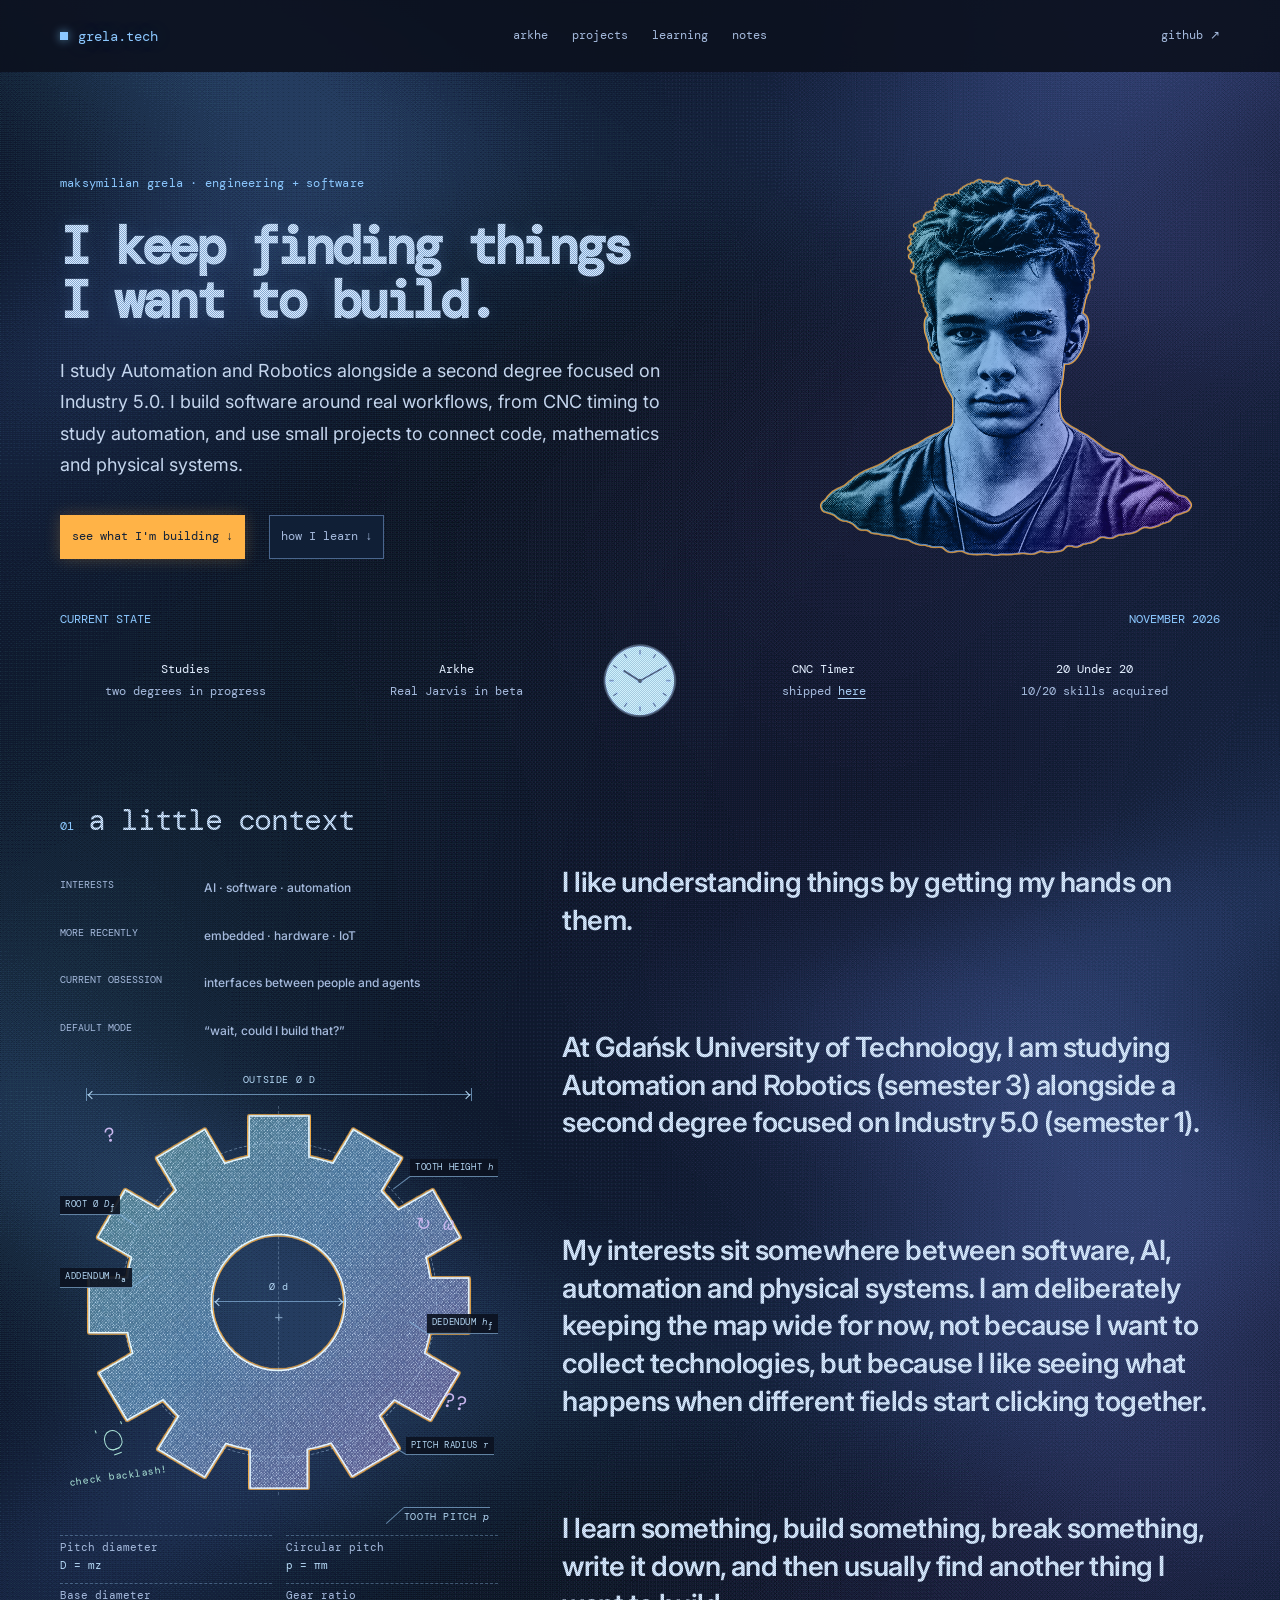
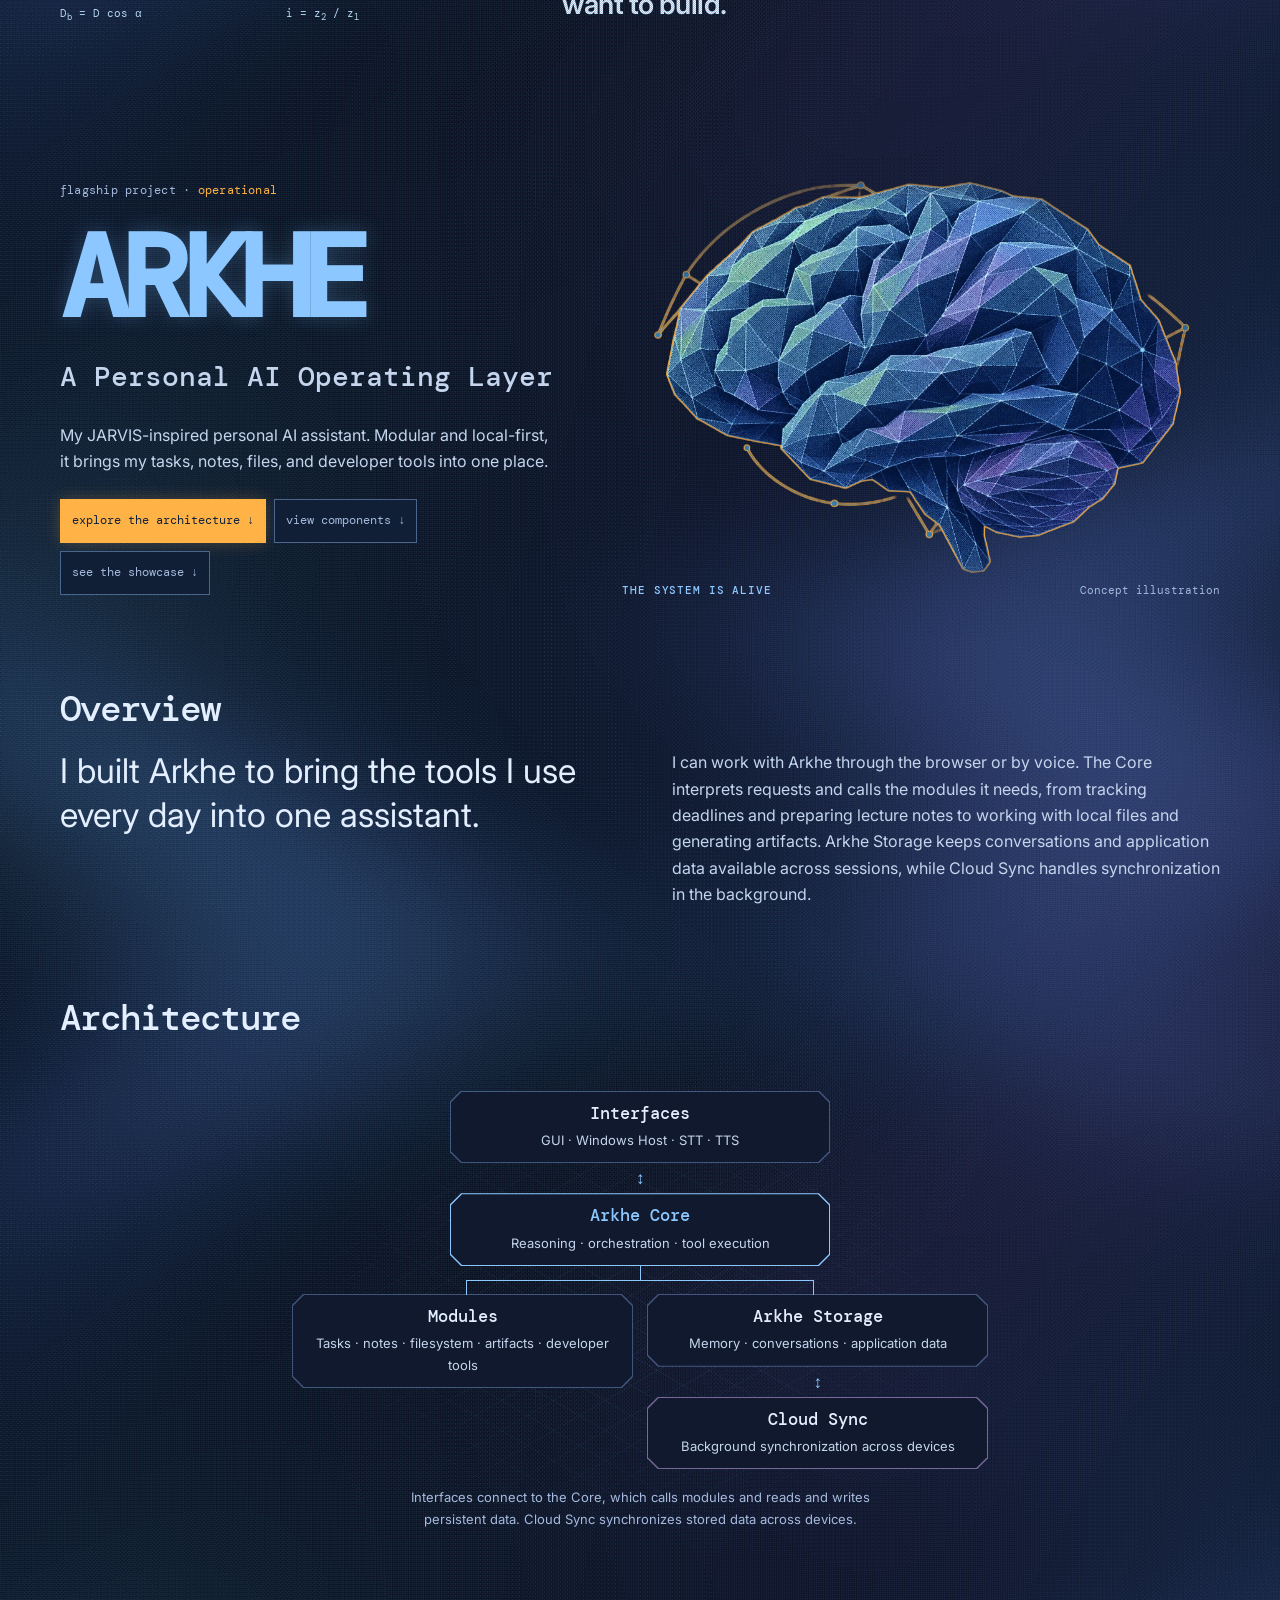
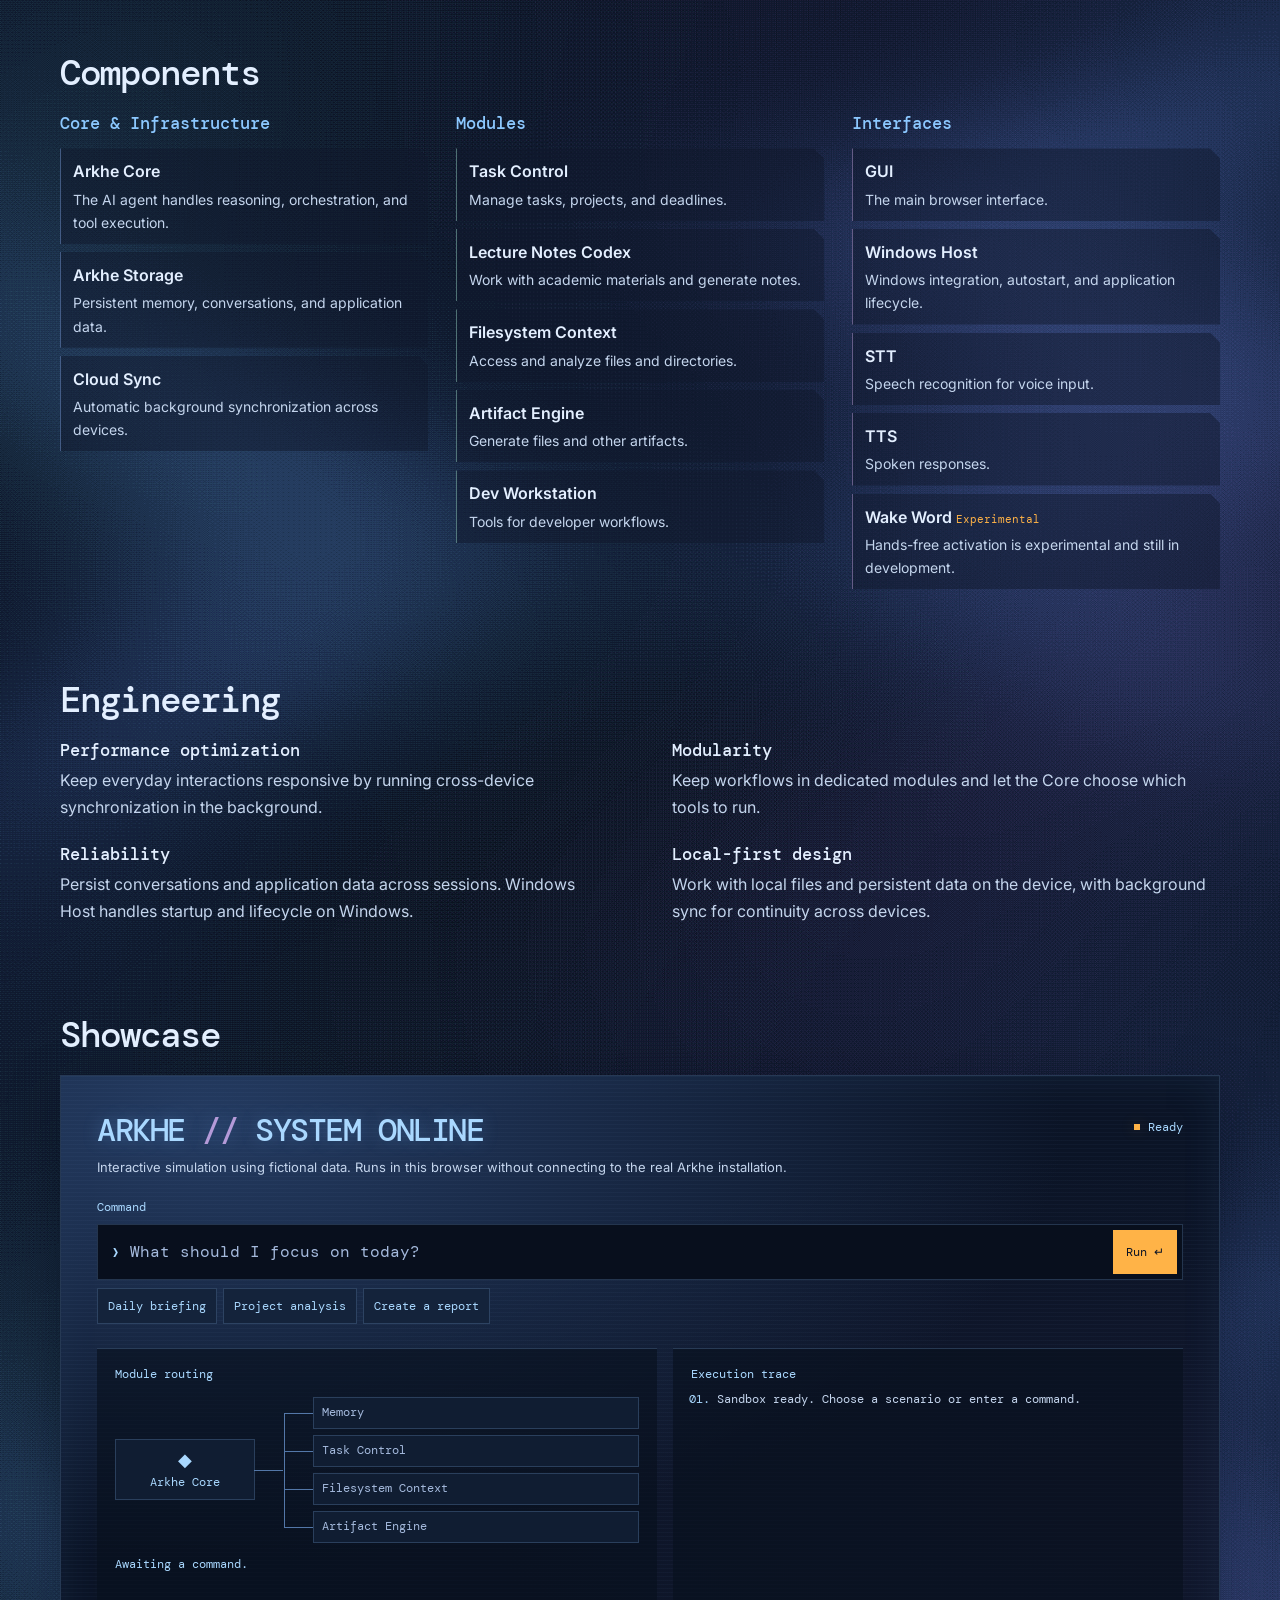
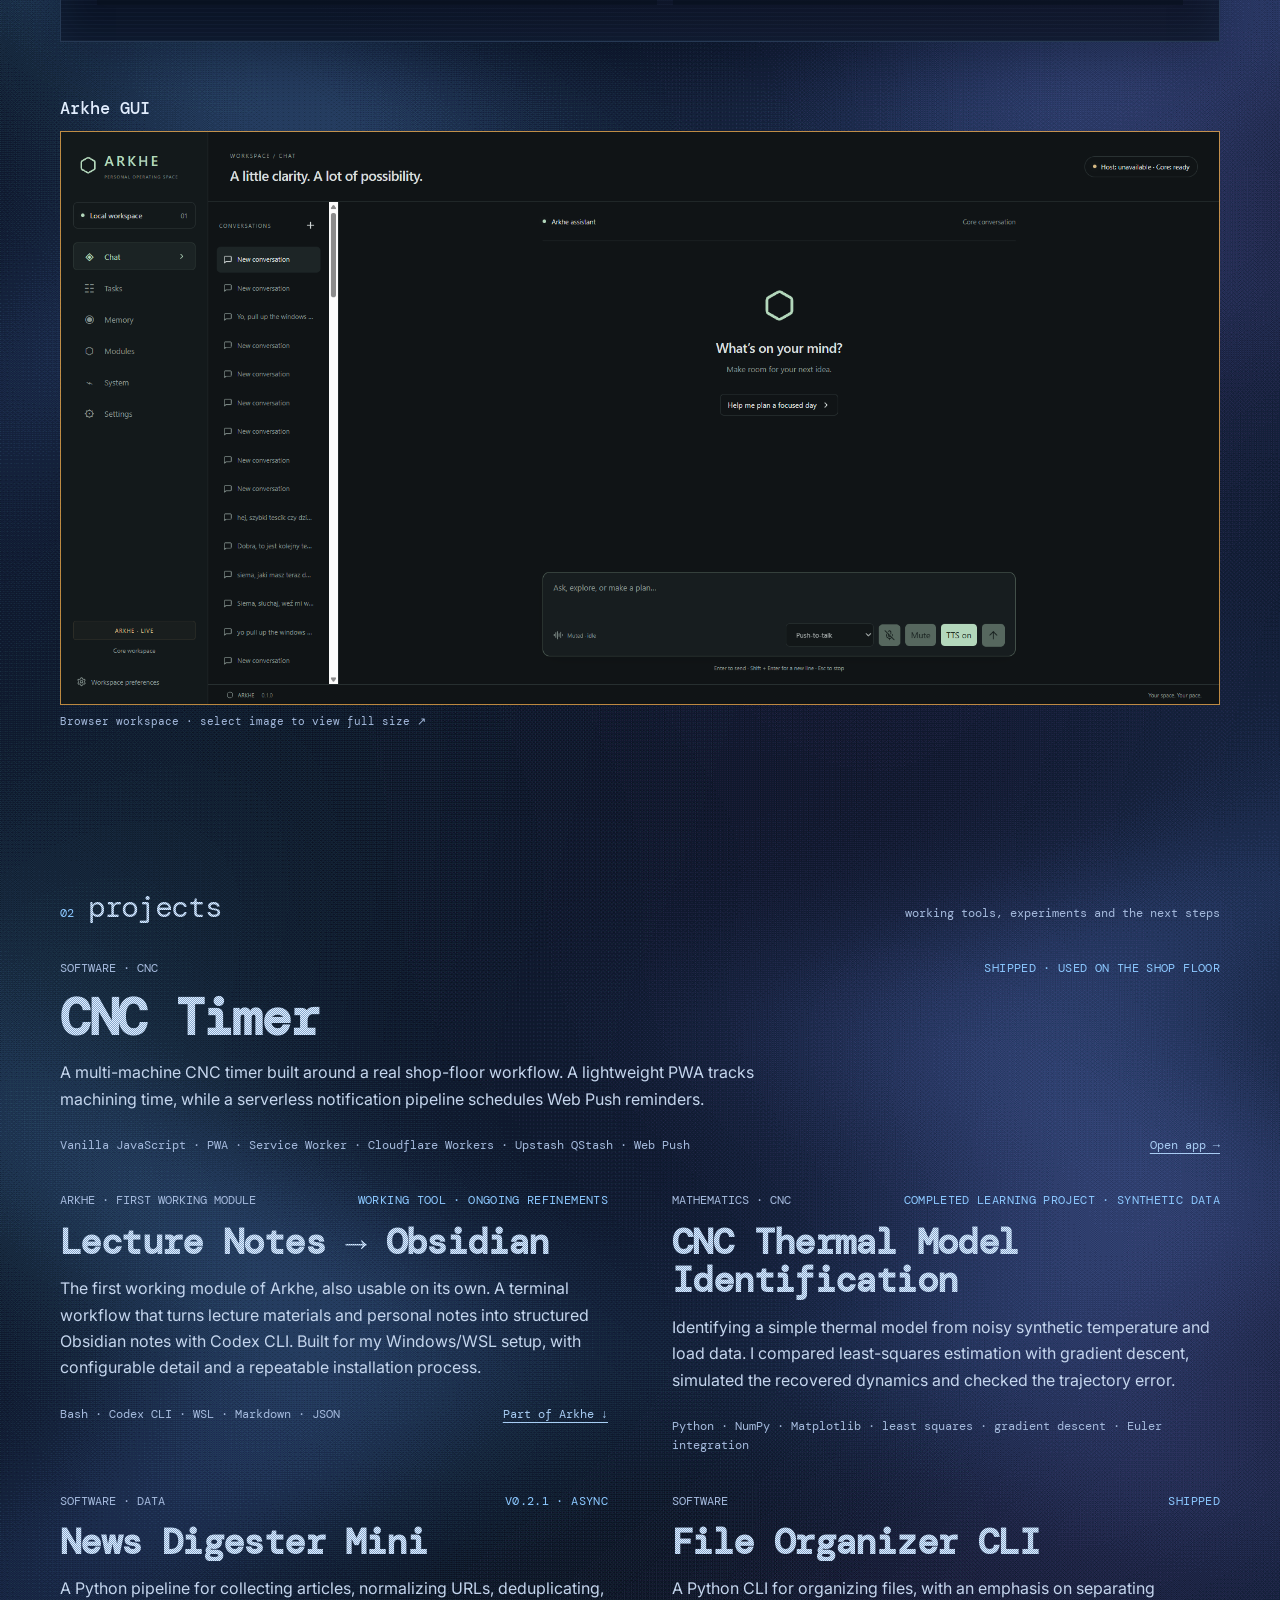
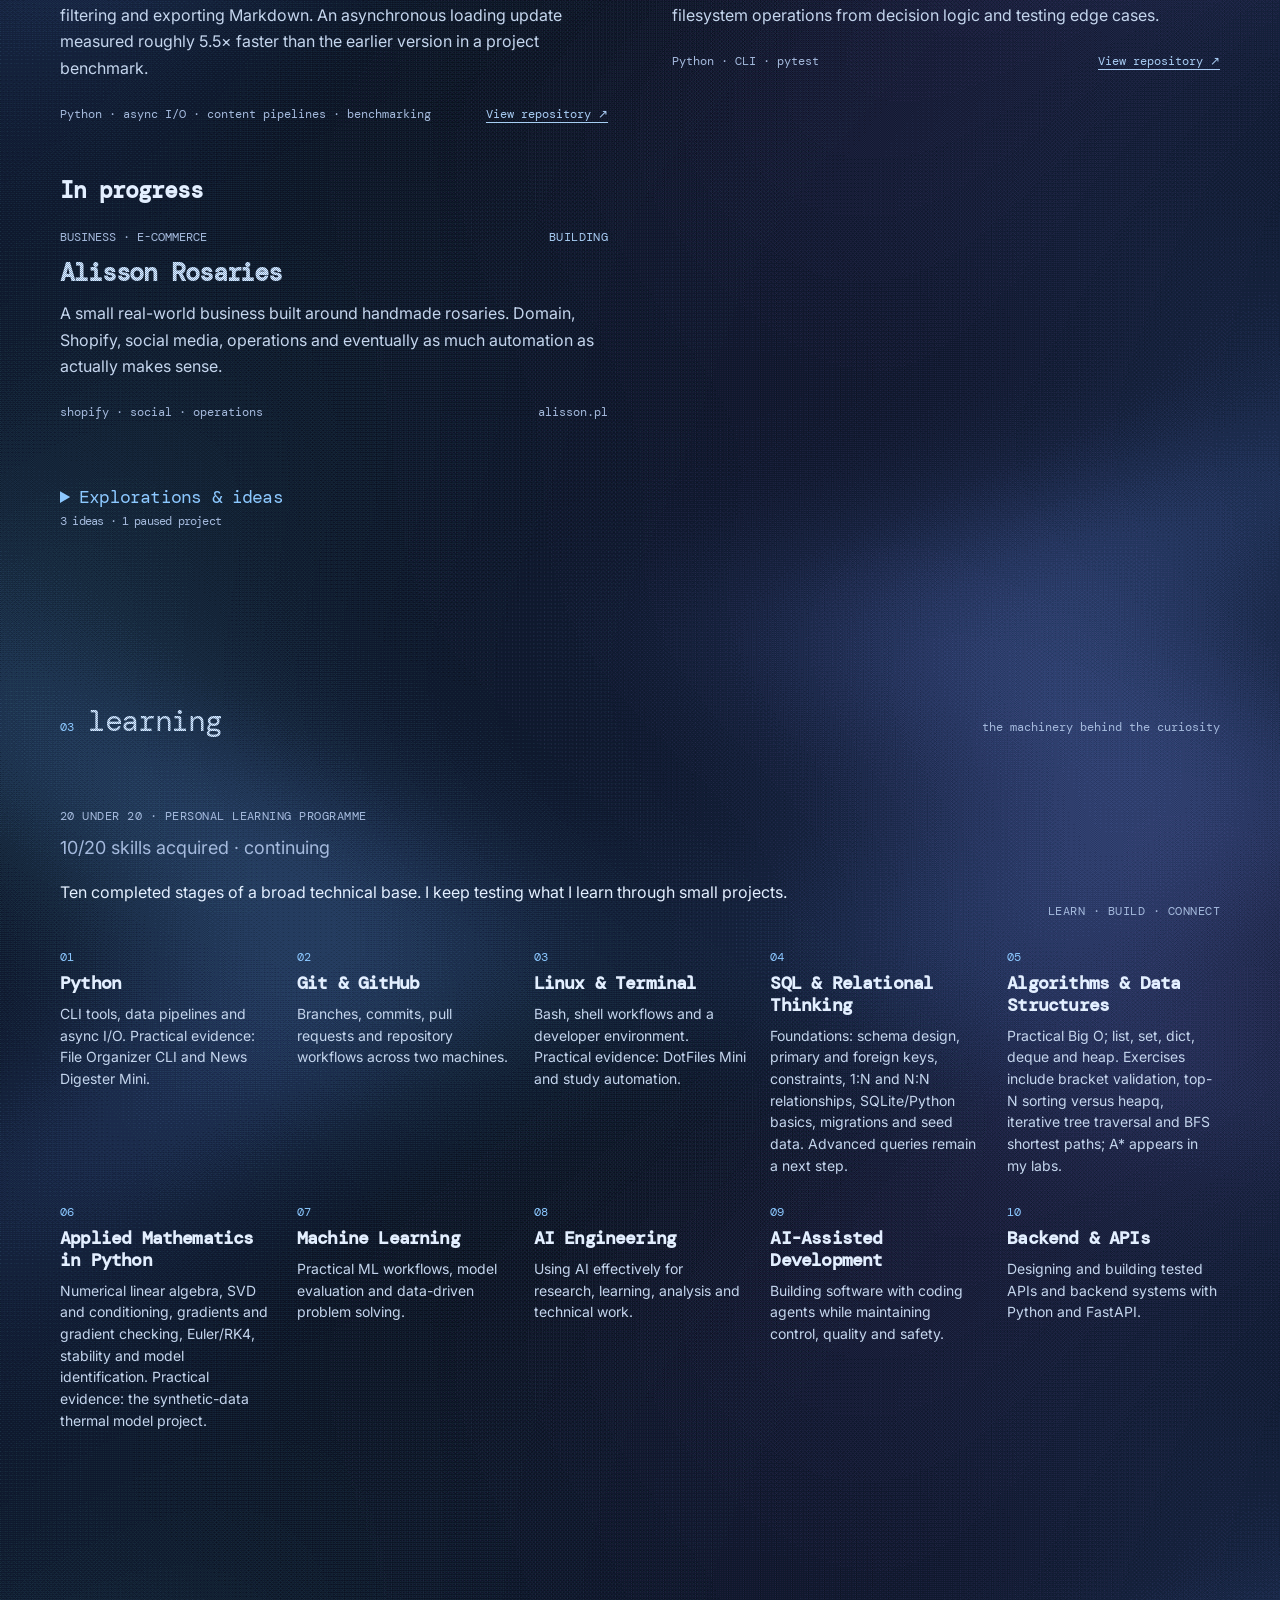
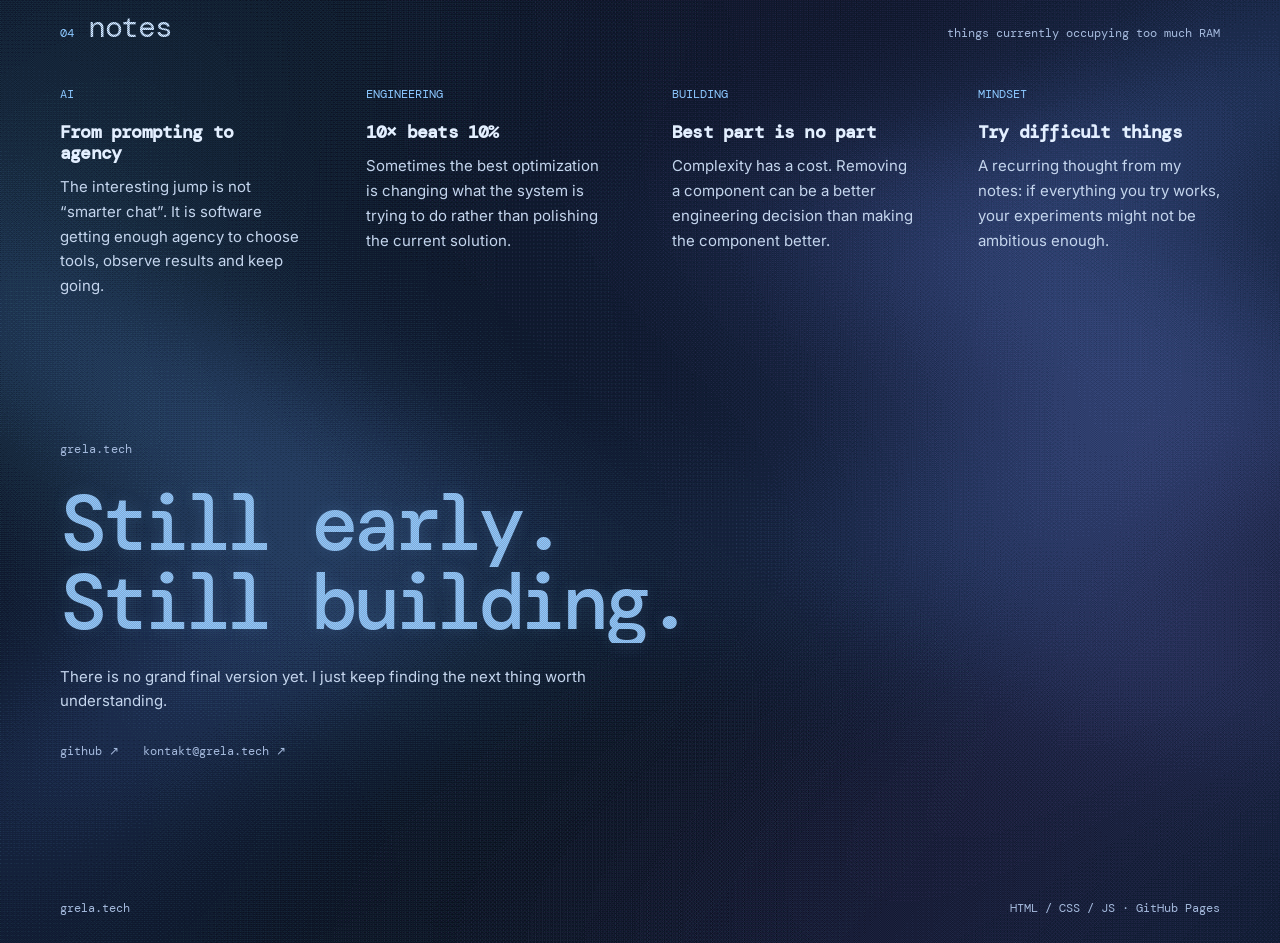
<file: index.html>
<!DOCTYPE html>

<html lang="en">
<head>
<meta charset="utf-8"/>
<meta content="width=device-width, initial-scale=1" name="viewport"/>
<meta content="#0c1220" name="theme-color"/>
<meta content="Maksymilian Grela, engineering student building practical software, CNC workflow tools and study automation, with projects connecting code, mathematics and physical systems." name="description"/>
<title>grela.tech, Maksymilian Grela</title>
<link href="https://fonts.googleapis.com" rel="preconnect"/>
<link crossorigin="" href="https://fonts.gstatic.com" rel="preconnect"/>
<link href="https://fonts.googleapis.com/css2?family=Inter:wght@400;500;600;700&amp;family=DM+Mono:wght@400;500&amp;display=swap" rel="stylesheet"/>
<link href="styles.css?v=amber-outlines" rel="stylesheet">
<link href="arkhe-demo.css?v=signal-amber" rel="stylesheet">
</head>
<body>
<a class="skip-link" href="#top">Skip to content</a>
<header class="site-header">
<div class="shell header-inner">
<a class="wordmark" href="#top">grela.tech</a>
<nav aria-label="Main navigation" class="nav">
<a href="#arkhe">arkhe</a>
<a href="#projects">projects</a>
<a href="#learning">learning</a>
<a href="#notes">notes</a>
</nav>
<a class="header-link" href="https://github.com/Lavosso" rel="noreferrer" target="_blank">github ↗</a>
</div>
</header>
<main id="top">
<section class="hero shell">
<div class="hero-copy">
<p class="eyebrow">Maksymilian Grela · engineering + software</p>
<h1>I keep finding things<br/><span>I want to build.</span></h1>
<p class="hero-text">I study Automation and Robotics alongside a second degree focused on Industry 5.0. I build software around real workflows, from CNC timing to study automation, and use small projects to connect code, mathematics and physical systems.</p>
<div class="hero-links">
<a class="text-link primary" href="#projects">see what I'm building ↓</a>
<a class="text-link" href="#learning">how I learn ↓</a>
</div>
</div>
<figure class="hero-portrait"><img src="portrait-crt-outlined.webp" width="820" height="749" alt="Blue dithered portrait of Maksymilian Grela"/></figure>
<aside aria-label="Current focus" class="hero-note">
<div class="note-head"><span>current state</span><span>November 2026</span></div>
<div class="note-row"><span>Studies</span><b>two degrees in progress</b></div>
<div class="note-row"><span>Arkhe</span><b>Real Jarvis in beta</b></div>
<figure class="state-clock"><img src="clock-crt.webp" width="192" height="192" alt=""/></figure>
<div class="note-row"><span>CNC Timer</span><b>shipped <a href="/cnc-timer/" aria-label="here, open CNC Timer">here</a></b></div>
<div class="note-row"><span>20 Under 20</span><b>10/20 skills acquired</b></div>
</aside>
</section>
<section class="section shell" id="about">
<div class="section-meta"><span>01</span><h2>A little context</h2></div>
<div class="two-col">
<div class="copy large">
<p>I like understanding things by getting my hands on them.</p>
<p>At Gdańsk University of Technology, I am studying Automation and Robotics (semester 3) alongside a second degree focused on Industry 5.0 (semester 1).</p>
<p>My interests sit somewhere between software, AI, automation and physical systems. I am deliberately keeping the map wide for now, not because I want to collect technologies, but because I like seeing what happens when different fields start clicking together.</p>
<p>I learn something, build something, break something, write it down, and then usually find another thing I want to build.</p>
</div>
<div class="context-sidebar">
<div class="side-list">
<div><span>interests</span><strong>AI · software · automation</strong></div>
<div><span>more recently</span><strong>embedded · hardware · IoT</strong></div>
<div><span>current obsession</span><strong>interfaces between people and agents</strong></div>
<div><span>default mode</span><strong>“wait, could I build that?”</strong></div>
</div>
<figure class="context-gear" aria-label="Gearwheel diagram with diameter, tooth pitch, tooth height, and gear formulas">
<div class="gear-diagram">
<div class="gear-art"><img src="gearwheel-crt.webp" width="720" height="720" alt="" loading="lazy"/></div>
<div class="gear-dimensions" aria-hidden="true">
<span class="gear-diameter gear-outside"><span>OUTSIDE &Oslash; D</span></span>
<span class="gear-centerline"></span>
<span class="gear-diameter gear-bore"><span>&Oslash; d</span></span>
<span class="gear-pitch">TOOTH PITCH <i>p</i></span>
<span class="gear-pitch-circle"></span>
<span class="gear-callout gear-root">ROOT &Oslash; <i>D</i><sub>f</sub></span>
<span class="gear-callout gear-height">TOOTH HEIGHT <i>h</i></span>
<span class="gear-callout gear-pitch-radius">PITCH RADIUS <i>r</i></span>
<span class="gear-question gear-question-top">?</span>
<span class="gear-question gear-question-bottom">??</span>
<span class="gear-bulb"></span>
<span class="gear-callout gear-addendum">ADDENDUM <i>h</i><sub>a</sub></span>
<span class="gear-callout gear-dedendum">DEDENDUM <i>h</i><sub>f</sub></span>
<span class="gear-rotation">↻ <i>ω</i></span>
<span class="gear-axis">+</span>
<span class="gear-margin-note">check backlash!</span>
</div>
</div>
<figcaption class="gear-formulas" aria-label="Spur gear formulas">
<span><b>Pitch diameter</b><i>D = mz</i></span>
<span><b>Circular pitch</b><i>p = πm</i></span>
<span><b>Base diameter</b><i>D<sub>b</sub> = D cos α</i></span>
<span><b>Gear ratio</b><i>i = z<sub>2</sub> / z<sub>1</sub></i></span>
</figcaption>
</figure>
</div>
</div>
</section>
<section class="section shell arkhe-segment" id="arkhe" aria-labelledby="micro-jarvis">
  <div class="arkhe-feature">
    <div class="arkhe-feature-copy">
      <p class="eyebrow">Flagship project · <span class="arkhe-operational">operational</span></p>
      <h2 id="micro-jarvis">ARKHE</h2>
      <p class="arkhe-feature-lead">A Personal AI Operating Layer</p>
      <p>My JARVIS-inspired personal AI assistant. Modular and local-first, it brings my tasks, notes, files, and developer tools into one place.</p>
      <div class="arkhe-jump">
        <a class="text-link primary" href="#arkhe-architecture">explore the architecture ↓</a>
        <a class="text-link" href="#arkhe-components">view components ↓</a>
        <a class="text-link" href="#arkhe-showcase">see the showcase ↓</a>
      </div>
    </div>
    <figure class="arkhe-feature-art">
      <img src="arkhe-brain.webp" width="960" height="640" alt="Low-poly brain with blue, seafoam, and violet dithered facets and thin circuit-like connections." loading="lazy"/>
      <figcaption><strong>THE SYSTEM IS ALIVE</strong><span>Concept illustration</span></figcaption>
    </figure>
  </div>

  <section class="arkhe-subsection" id="arkhe-overview">
      <div class="arkhe-subhead"><h3>Overview</h3></div>
      <div class="arkhe-overview">
        <p class="arkhe-lead">I built Arkhe to bring the tools I use every day into one assistant.</p>
        <p>I can work with Arkhe through the browser or by voice. The Core interprets requests and calls the modules it needs, from tracking deadlines and preparing lecture notes to working with local files and generating artifacts. Arkhe Storage keeps conversations and application data available across sessions, while Cloud Sync handles synchronization in the background.</p>
      </div>
  </section>

  <section class="arkhe-subsection" id="arkhe-architecture">
      <div class="arkhe-subhead"><h3>Architecture</h3></div>
      <figure class="arkhe-flow">
        <div class="arkhe-node arkhe-inputs">
          <h4>Interfaces</h4>
          <p>GUI · Windows Host · STT · TTS</p>
        </div>
        <div class="arkhe-connector" aria-hidden="true">↕</div>
        <div class="arkhe-node arkhe-core">
          <h4>Arkhe Core</h4>
          <p>Reasoning · orchestration · tool execution</p>
        </div>
        <div class="arkhe-branches">
          <div class="arkhe-branch">
            <div class="arkhe-node">
              <h4>Modules</h4>
              <p>Tasks · notes · filesystem · artifacts · developer tools</p>
            </div>
          </div>
          <div class="arkhe-branch">
            <div class="arkhe-node">
              <h4>Arkhe Storage</h4>
              <p>Memory · conversations · application data</p>
            </div>
            <div class="arkhe-connector" aria-hidden="true">↕</div>
            <div class="arkhe-node">
              <h4>Cloud Sync</h4>
              <p>Background synchronization across devices</p>
            </div>
          </div>
        </div>
        <figcaption>Interfaces connect to the Core, which calls modules and reads and writes persistent data. Cloud Sync synchronizes stored data across devices.</figcaption>
      </figure>
  </section>

  <section class="arkhe-subsection" id="arkhe-components">
      <div class="arkhe-subhead"><h3>Components</h3></div>
      <div class="arkhe-groups">
      <section aria-labelledby="infrastructure-title">
          <h4 id="infrastructure-title">Core &amp; Infrastructure</h4>
          <dl>
            <div><dt>Arkhe Core</dt><dd>The AI agent handles reasoning, orchestration, and tool execution.</dd></div>
            <div><dt>Arkhe Storage</dt><dd>Persistent memory, conversations, and application data.</dd></div>
            <div><dt>Cloud Sync</dt><dd>Automatic background synchronization across devices.</dd></div>
          </dl>
      </section>
      <section aria-labelledby="modules-title">
          <h4 id="modules-title">Modules</h4>
          <dl>
            <div><dt>Task Control</dt><dd>Manage tasks, projects, and deadlines.</dd></div>
            <div><dt>Lecture Notes Codex</dt><dd>Work with academic materials and generate notes.</dd></div>
            <div><dt>Filesystem Context</dt><dd>Access and analyze files and directories.</dd></div>
            <div><dt>Artifact Engine</dt><dd>Generate files and other artifacts.</dd></div>
            <div><dt>Dev Workstation</dt><dd>Tools for developer workflows.</dd></div>
          </dl>
      </section>
      <section aria-labelledby="interfaces-title">
          <h4 id="interfaces-title">Interfaces</h4>
          <dl>
            <div><dt>GUI</dt><dd>The main browser interface.</dd></div>
            <div><dt>Windows Host</dt><dd>Windows integration, autostart, and application lifecycle.</dd></div>
            <div><dt>STT</dt><dd>Speech recognition for voice input.</dd></div>
            <div><dt>TTS</dt><dd>Spoken responses.</dd></div>
            <div><dt>Wake Word <span class="arkhe-experimental">Experimental</span></dt><dd>Hands-free activation is experimental and still in development.</dd></div>
          </dl>
      </section>
      </div>
  </section>

  <section class="arkhe-subsection" id="arkhe-engineering">
      <div class="arkhe-subhead"><h3>Engineering</h3></div>
      <div class="arkhe-engineering">
        <article><h4>Performance optimization</h4><p>Keep everyday interactions responsive by running cross-device synchronization in the background.</p></article>
        <article><h4>Modularity</h4><p>Keep workflows in dedicated modules and let the Core choose which tools to run.</p></article>
        <article><h4>Reliability</h4><p>Persist conversations and application data across sessions. Windows Host handles startup and lifecycle on Windows.</p></article>
        <article><h4>Local-first design</h4><p>Work with local files and persistent data on the device, with background sync for continuity across devices.</p></article>
      </div>
  </section>

  <section class="arkhe-subsection" id="arkhe-showcase">
      <div class="arkhe-subhead"><h3>Showcase</h3></div>
      <div class="arkhe-demo" id="arkhe-demo" aria-labelledby="arkhe-demo-title">
        <header class="arkhe-demo-header">
          <div>
            <h4 id="arkhe-demo-title">ARKHE <span>//</span> SYSTEM ONLINE</h4>
            <p id="arkhe-demo-scope">Interactive simulation using fictional data. Runs in this browser without connecting to the real Arkhe installation.</p>
          </div>
          <div class="arkhe-demo-status" role="status" data-status>Ready</div>
        </header>

        <noscript><p class="arkhe-demo-nojs">JavaScript is required to run the simulation. The real GUI screenshot is below.</p></noscript>
        <div class="arkhe-demo-workspace" data-workspace hidden>
          <form class="arkhe-demo-command" aria-describedby="arkhe-demo-scope">
            <label for="arkhe-command">Command</label>
            <div class="arkhe-demo-input">
              <span aria-hidden="true">›</span>
              <input id="arkhe-command" name="command" type="text" autocomplete="off" maxlength="200" placeholder="What should I focus on today?" required>
              <button type="submit">Run <span aria-hidden="true">↵</span></button>
            </div>
            <div class="arkhe-demo-presets" role="group" aria-label="Example commands">
              <button type="button" data-scenario="focus">Daily briefing</button>
              <button type="button" data-scenario="project">Project analysis</button>
              <button type="button" data-scenario="report">Create a report</button>
            </div>
          </form>

          <div class="arkhe-demo-grid">
            <div class="arkhe-demo-routing" aria-label="Module routing">
              <p class="arkhe-demo-label">Module routing</p>
              <div class="arkhe-demo-network">
                <div class="arkhe-demo-core" data-core><span aria-hidden="true">◆</span>Arkhe Core</div>
                <ul class="arkhe-demo-nodes">
                  <li data-module="memory"><span>Memory</span></li>
                  <li data-module="tasks"><span>Task Control</span></li>
                  <li data-module="filesystem"><span>Filesystem Context</span></li>
                  <li data-module="artifact"><span>Artifact Engine</span></li>
                </ul>
              </div>
              <p class="arkhe-demo-route" data-route>Awaiting a command.</p>
            </div>

            <div class="arkhe-demo-terminal">
              <p class="arkhe-demo-label">Execution trace</p>
              <ol data-trace><li>Sandbox ready. Choose a scenario or enter a command.</li></ol>
            </div>
          </div>

          <section class="arkhe-demo-result" aria-labelledby="arkhe-demo-result-title" data-result hidden>
            <p class="arkhe-demo-label">Simulated output · fictional data</p>
            <h5 id="arkhe-demo-result-title" data-result-title></h5>
            <p data-result-summary></p>
            <dl data-result-details></dl>
            <button class="arkhe-demo-download" type="button" data-download hidden>Download sample Markdown ↓</button>
          </section>
        </div>
      </div>
      <div class="arkhe-showcase">
        <article class="arkhe-gui">
          <h4>Arkhe GUI</h4>
          <figure>
            <a href="Zrzut%20ekranu%202026-11-24%20080208.png" aria-label="View the full-size Arkhe GUI screenshot">
              <img src="Zrzut%20ekranu%202026-11-24%20080208.png" width="1919" height="948" alt="Arkhe browser workspace showing its navigation, conversation list, and chat composer with voice controls." loading="lazy"/>
            </a>
            <figcaption>Browser workspace · select image to view full size ↗</figcaption>
          </figure>
        </article>
      </div>
  </section>
</section>
<section class="section shell" id="projects">
<div class="section-head">
<div class="section-meta"><span>02</span><h2>Projects</h2></div>
<p class="section-caption">working tools, experiments and the next steps</p>
</div>
<div class="project-grid">
<article class="project-card featured shipped"><div class="project-meta"><span>software · CNC</span><span class="status">Shipped · used on the shop floor</span></div><h3>CNC Timer</h3><p>A multi-machine CNC timer built around a real shop-floor workflow. A lightweight PWA tracks machining time, while a serverless notification pipeline schedules Web Push reminders.</p><div class="project-foot"><span>Vanilla JavaScript · PWA · Service Worker · Cloudflare Workers · Upstash QStash · Web Push</span><a href="/cnc-timer/">Open app →<span class="sr-only">: CNC Timer</span></a></div></article>


<article class="project-card shipped"><div class="project-meta"><span>Arkhe · first working module</span><span class="status">Working tool · ongoing refinements</span></div><h3>Lecture Notes → Obsidian</h3><p>The first working module of Arkhe, also usable on its own. A terminal workflow that turns lecture materials and personal notes into structured Obsidian notes with Codex CLI. Built for my Windows/WSL setup, with configurable detail and a repeatable installation process.</p><div class="project-foot"><span>Bash · Codex CLI · WSL · Markdown · JSON</span><a href="#micro-jarvis">Part of Arkhe ↓</a></div></article>


<article class="project-card shipped"><div class="project-meta"><span>mathematics · CNC</span><span class="status">Completed learning project · synthetic data</span></div><h3>CNC Thermal Model Identification</h3><p>Identifying a simple thermal model from noisy synthetic temperature and load data. I compared least-squares estimation with gradient descent, simulated the recovered dynamics and checked the trajectory error.</p><div class="project-foot"><span>Python · NumPy · Matplotlib · least squares · gradient descent · Euler integration</span></div></article>


<article class="project-card shipped"><div class="project-meta"><span>software · data</span><span class="status">v0.2.1 · async</span></div><h3>News Digester Mini</h3><p>A Python pipeline for collecting articles, normalizing URLs, deduplicating, filtering and exporting Markdown. An asynchronous loading update measured roughly 5.5× faster than the earlier version in a project benchmark.</p><div class="project-foot"><span>Python · async I/O · content pipelines · benchmarking</span><a href="https://github.com/Lavosso/News_Digester_Mini" rel="noreferrer" target="_blank">View repository ↗<span class="sr-only">: News Digester Mini</span></a></div></article>


<article class="project-card shipped"><div class="project-meta"><span>software</span><span class="status">Shipped</span></div><h3>File Organizer CLI</h3><p>A Python CLI for organizing files, with an emphasis on separating filesystem operations from decision logic and testing edge cases.</p><div class="project-foot"><span>Python · CLI · pytest</span><a href="https://github.com/Lavosso/File_Organizer_CLI" rel="noreferrer" target="_blank">View repository ↗<span class="sr-only">: File Organizer CLI</span></a></div></article>
</div>
<h3 class="group-title">In progress</h3>
<div class="project-grid compact">
<article class="project-card warm">
<div class="project-meta"><span>business · e-commerce</span><span class="status">building</span></div>
<h3>Alisson Rosaries</h3>
<p>A small real-world business built around handmade rosaries. Domain, Shopify, social media, operations and eventually as much automation as actually makes sense.</p>
<div class="project-foot"><span>shopify · social · operations</span><span>alisson.pl</span></div>
</article>
</div>
<details class="explorations"><summary>Explorations &amp; ideas <span>3 ideas · 1 paused project</span></summary><div class="project-grid compact">
<article class="project-card">
<div class="project-meta"><span>hardware · AI</span><span class="status">idea</span></div>
<h3>AI Assistant Ring</h3>
<p>A tiny physical interface to an AI assistant. Press a button, talk to the phone, let the agent do something useful. The ring is the fun part; the more serious idea is the open interface underneath it.</p>
<div class="project-foot"><span>BLE · nRF52840 · Android · agents</span><span>button → phone → AI</span></div>
</article>


<article class="project-card">
<div class="project-meta"><span>hardware · security</span><span class="status">idea</span></div>
<h3>NFC Dorm Lock</h3>
<p>A small additional lock controlled by NFC. Part security experiment, part embedded project, part excuse to learn how electronics and mechanics behave when you put them on an actual door.</p>
<div class="project-foot"><span>NFC · MCU · actuator</span><span>bench prototype first</span></div>
</article>


<article class="project-card">
<div class="project-meta"><span>optics · control</span><span class="status">idea</span></div>
<h3>Focused IR Heater</h3>
<p>A compact IR heating experiment with thermal feedback. The bit I really want to test is an autofocus loop: move the lens, measure the thermal spot, adjust, repeat.</p>
<div class="project-foot"><span>IR · optics · thermal camera</span><span>focus → measure → adjust</span></div>
</article>


<article class="project-card quiet">
<div class="project-meta"><span>community</span><span class="status">frozen</span></div>
<h3>Builder Community</h3>
<p>A selective community for ambitious IT/AI builders. The actual idea is not another Discord server; it is a dense enough network of people that building together becomes easy.</p>
<div class="project-foot"><span>people · projects · collaboration</span><span>paused on purpose</span></div>
</article>
</div></details>
</section>
<section class="section shell alt" id="learning">
<div class="section-head">
<div class="section-meta"><span>03</span><h2>Learning</h2></div>
<p class="section-caption">the machinery behind the curiosity</p>
</div>
<div class="learning-wrap"><div class="learning-intro"><div><p class="learning-kicker">20 Under 20 · personal learning programme</p><p class="learning-lead">10/20 skills acquired · continuing</p><p>Ten completed stages of a broad technical base. I keep testing what I learn through small projects.</p></div><span class="learning-rule">learn · build · connect</span></div><div class="learning-path">
<article class="learning-step"><div class="learning-marker">01</div><div class="learning-content"><h3>Python</h3><p>CLI tools, data pipelines and async I/O. Practical evidence: File Organizer CLI and News Digester Mini.</p></div></article>

<article class="learning-step"><div class="learning-marker">02</div><div class="learning-content"><h3>Git &amp; GitHub</h3><p>Branches, commits, pull requests and repository workflows across two machines.</p></div></article>

<article class="learning-step"><div class="learning-marker">03</div><div class="learning-content"><h3>Linux &amp; Terminal</h3><p>Bash, shell workflows and a developer environment. Practical evidence: DotFiles Mini and study automation.</p></div></article>

<article class="learning-step"><div class="learning-marker">04</div><div class="learning-content"><h3>SQL &amp; Relational Thinking</h3><p>Foundations: schema design, primary and foreign keys, constraints, 1:N and N:N relationships, SQLite/Python basics, migrations and seed data. Advanced queries remain a next step.</p></div></article>

<article class="learning-step"><div class="learning-marker">05</div><div class="learning-content"><h3>Algorithms &amp; Data Structures</h3><p>Practical Big O; list, set, dict, deque and heap. Exercises include bracket validation, top-N sorting versus heapq, iterative tree traversal and BFS shortest paths; A* appears in my labs.</p></div></article>

<article class="learning-step"><div class="learning-marker">06</div><div class="learning-content"><h3>Applied Mathematics in Python</h3><p>Numerical linear algebra, SVD and conditioning, gradients and gradient checking, Euler/RK4, stability and model identification. Practical evidence: the synthetic-data thermal model project.</p></div></article>

<article class="learning-step"><div class="learning-marker">07</div><div class="learning-content"><h3>Machine Learning</h3><p>Practical ML workflows, model evaluation and data-driven problem solving.</p></div></article>
<article class="learning-step"><div class="learning-marker">08</div><div class="learning-content"><h3>AI Engineering</h3><p>Using AI effectively for research, learning, analysis and technical work.</p></div></article>
<article class="learning-step"><div class="learning-marker">09</div><div class="learning-content"><h3>AI-Assisted Development</h3><p>Building software with coding agents while maintaining control, quality and safety.</p></div></article>
<article class="learning-step"><div class="learning-marker">10</div><div class="learning-content"><h3>Backend &amp; APIs</h3><p>Designing and building tested APIs and backend systems with Python and FastAPI.</p></div></article>
</div></div></section>
<section id="notes" class="section shell">
      <div class="section-head">
        <div class="section-meta"><span>04</span><h2>Notes</h2></div>
        <p class="section-caption">things currently occupying too much RAM</p>
      </div>
      <div class="notes-grid">

<article class="note-card"><span class="note-type">AI</span><h3>From prompting to agency</h3><p>The interesting jump is not “smarter chat”. It is software getting enough agency to choose tools, observe results and keep going.</p></article>


<article class="note-card"><span class="note-type">engineering</span><h3>10× beats 10%</h3><p>Sometimes the best optimization is changing what the system is trying to do rather than polishing the current solution.</p></article>


<article class="note-card"><span class="note-type">building</span><h3>Best part is no part</h3><p>Complexity has a cost. Removing a component can be a better engineering decision than making the component better.</p></article>


<article class="note-card"><span class="note-type">mindset</span><h3>Try difficult things</h3><p>A recurring thought from my notes: if everything you try works, your experiments might not be ambitious enough.</p></article>

      </div>
    </section>

    <section class="closing shell">
      <div class="closing-line"></div>
      <p class="eyebrow">grela.tech</p>
      <h2>Still early.<br>Still building.</h2>
      <p class="closing-copy">There is no grand final version yet. I just keep finding the next thing worth understanding.</p>
      <div class="closing-links"><a href="https://github.com/Lavosso" target="_blank" rel="noreferrer">github ↗</a><a href="mailto:kontakt@grela.tech">kontakt@grela.tech ↗</a></div>
    </section>
  </main>
<footer class="footer shell"><span>grela.tech</span><span>HTML / CSS / JS · GitHub Pages</span></footer>
<script src="script.js?v=signal-amber"></script>
<script src="arkhe-demo.js" defer></script>
</body>
</html>
</file>
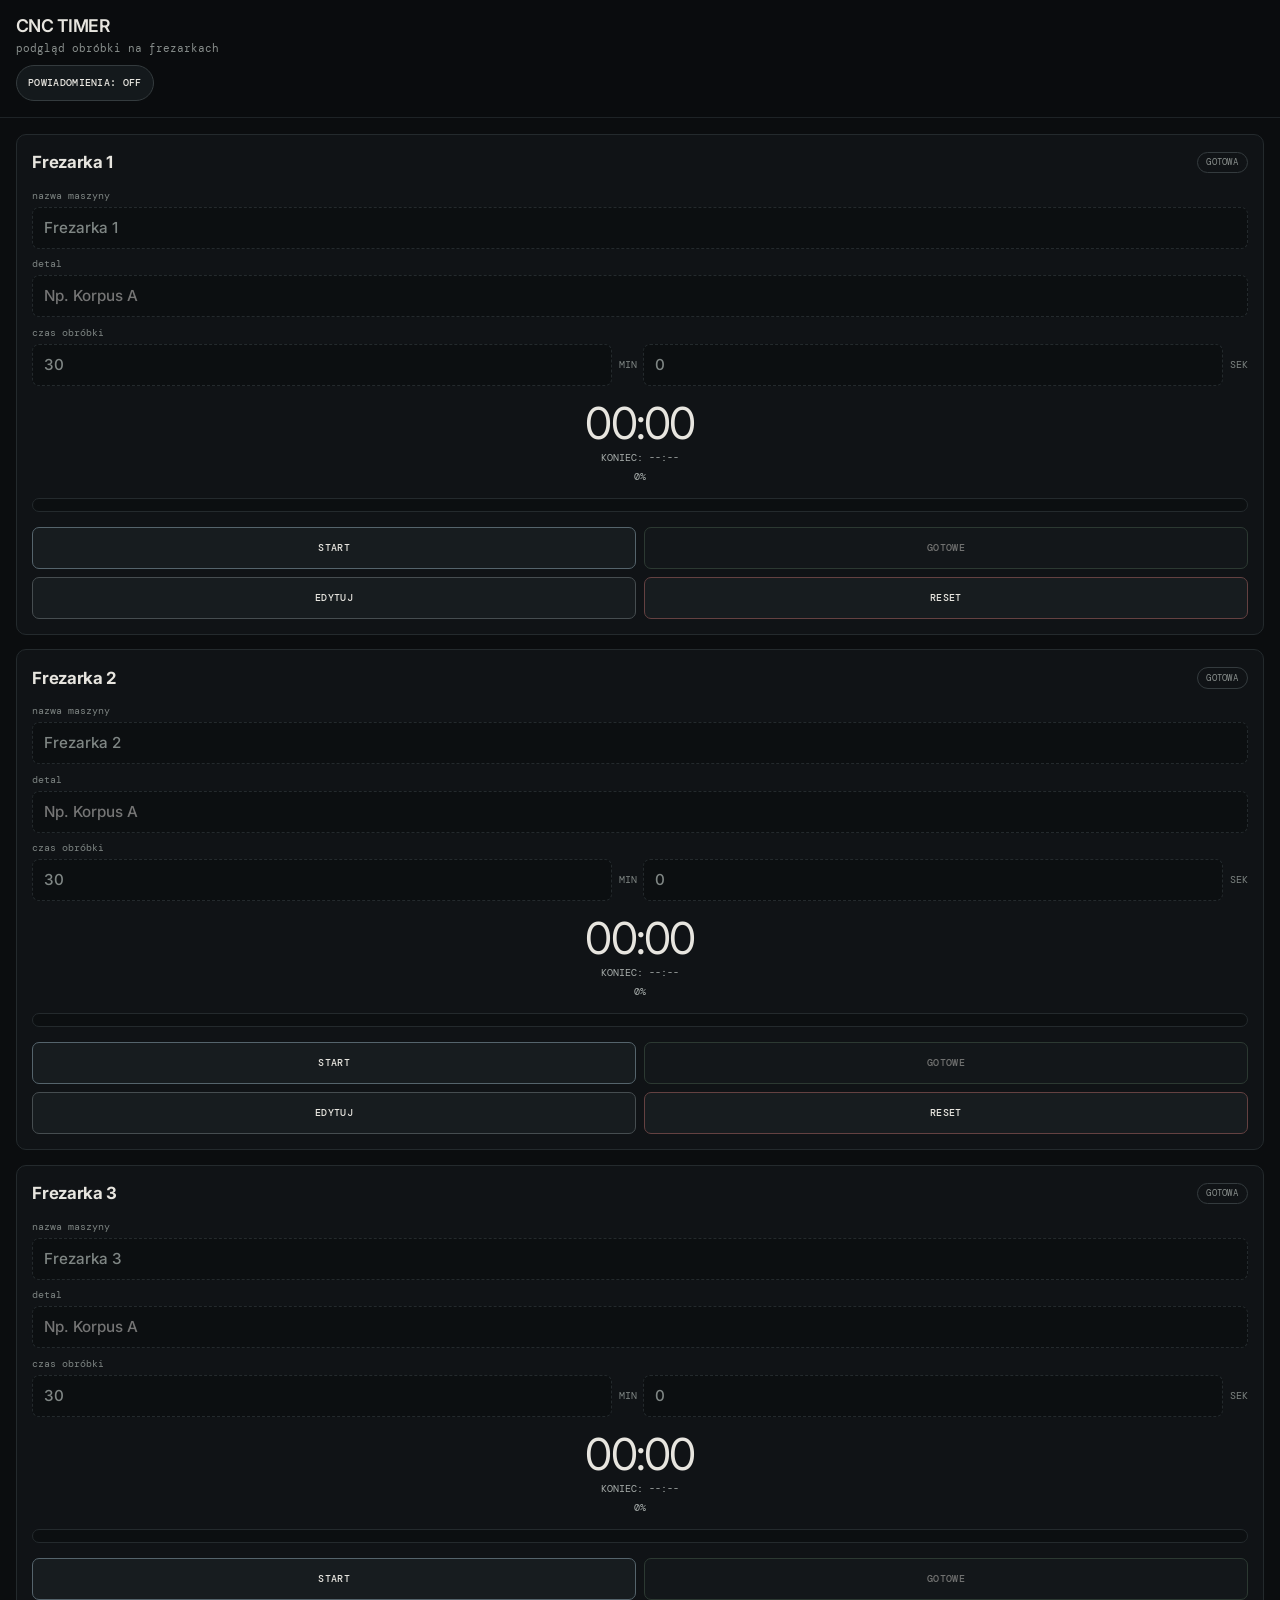
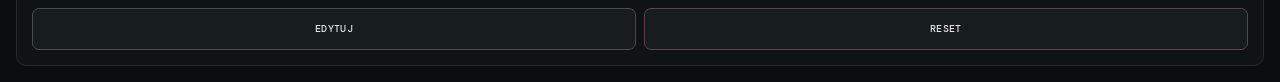
<file: cnc-timer/index.html>
<!DOCTYPE html>
<html lang="pl">
  <head>
    <meta charset="UTF-8" />
    <meta name="viewport" content="width=device-width, initial-scale=1.0" />
    <meta name="theme-color" content="#0b0d0f" />
    <meta name="description" content="Minimalistyczny timer CNC dla wielu frezarek." />
    <link rel="preconnect" href="https://fonts.googleapis.com" />
    <link rel="preconnect" href="https://fonts.gstatic.com" crossorigin />
    <link
      href="https://fonts.googleapis.com/css2?family=DM+Mono:wght@400;500&family=Inter:wght@400;500;600;700&display=swap"
      rel="stylesheet"
    />
    <link rel="manifest" href="./manifest.json" />
    <link rel="icon" type="image/png" sizes="192x192" href="./icons/icon-192.png" />
    <link rel="apple-touch-icon" href="./icons/icon-192.png" />
    <title>CNC Timer</title>
    <link rel="stylesheet" href="./style.css" />
  </head>
  <body>
    <header class="app-header">
      <h1>CNC TIMER</h1>
      <p>Podgląd obróbki na frezarkach</p>
      <button type="button" id="notifications-toggle" class="notifications-toggle" aria-pressed="false">
        Powiadomienia: OFF
      </button>
      <p id="global-message" class="global-message" hidden></p>
    </header>

    <main id="machines" class="machines" aria-live="polite"></main>

    <template id="machine-template">
      <section class="machine-card" data-machine-id="">
        <header class="machine-top">
          <h2 class="machine-name-display"></h2>
          <span class="status-badge"></span>
        </header>

        <div class="machine-fields">
          <label>
            Nazwa maszyny
            <input type="text" class="machine-name-input" maxlength="40" />
          </label>
          <label>
            Detal
            <input type="text" class="part-name-input" maxlength="60" placeholder="Np. Korpus A" />
          </label>
          <label>
            Czas obróbki
            <div class="duration-row">
              <input type="number" class="duration-minutes-input" min="0" max="1440" inputmode="numeric" />
              <span class="duration-separator">min</span>
              <input type="number" class="duration-seconds-input" min="0" max="59" inputmode="numeric" />
              <span class="duration-separator">sek</span>
            </div>
          </label>
        </div>

        <div class="time-panel">
          <p class="remaining-time">--:--</p>
          <p class="eta">Koniec: --:--</p>
          <p class="percentage">0%</p>
        </div>

        <div class="progress-wrap" aria-label="Postęp obróbki">
          <div class="progress-bar"></div>
        </div>

        <p class="finish-message" hidden>Obróbka zakończona</p>

        <div class="actions">
          <button type="button" class="btn btn-primary start-btn">START</button>
          <button type="button" class="btn btn-success done-btn">GOTOWE</button>
          <button type="button" class="btn btn-secondary edit-btn">EDYTUJ</button>
          <button type="button" class="btn btn-danger reset-btn">RESET</button>
        </div>
      </section>
    </template>

    <script src="./app.js" defer></script>
  </body>
</html>
</file>
<file: styles.css>
:root{color-scheme:dark;--bg:#0b0d0f;--panel:#101316;--panel2:#0e1113;--text:#e7e5df;--muted:#a7adab;--line:#242a2d;--line-strong:#343b3e;--accent:#d5a563;--cool:#94afbf;--green:#9bb695;--warm:#15120e;--secondary:#b8bcba;--focus:#94afbf;--max:1160px}
*{box-sizing:border-box}html{scroll-behavior:smooth}body{margin:0;background:var(--bg);color:var(--text);font-family:Inter,system-ui,sans-serif;line-height:1.65;-webkit-font-smoothing:antialiased}a{color:inherit;text-decoration:none}a:hover{color:var(--accent)}.shell{width:min(var(--max),calc(100% - 48px));margin:0 auto}
.site-header{position:sticky;top:0;z-index:20;background:rgba(11,13,15,.86);backdrop-filter:blur(14px);border-bottom:1px solid rgba(36,42,45,.8)}.header-inner{min-height:72px;display:grid;grid-template-columns:1fr auto 1fr;align-items:center;gap:24px}.wordmark{font:14px "DM Mono",monospace}.nav{display:flex;gap:24px;font:12px/1 "DM Mono",monospace;color:var(--muted)}.nav a{padding:10px 0}.header-link{justify-self:end;font:12px "DM Mono",monospace;color:var(--muted)}
.eyebrow,.section-meta,.section-caption,.project-meta,.project-foot,.note-head,.note-row,.note-type,.principle span{font-family:"DM Mono",monospace}.hero{padding:112px 0 92px;display:grid;grid-template-columns:1.35fr .65fr;gap:72px;align-items:end}.eyebrow{margin:0 0 25px;color:var(--muted);font-size:11px;letter-spacing:.02em;text-transform:lowercase}.hero h1{margin:0;font-size:clamp(54px,7.5vw,104px);line-height:.97;letter-spacing:-.065em;font-weight:600}.hero h1 span{color:var(--cool)}.hero-text{max-width:720px;margin:28px 0 0;color:var(--muted);font-size:18px;line-height:1.75}.hero-links{display:flex;gap:24px;margin-top:34px}.text-link{font:12px "DM Mono",monospace;color:var(--muted)}.text-link.primary{color:var(--text)}.hero-note{border-top:1px solid var(--line-strong);border-bottom:1px solid var(--line-strong);padding:13px 0}.note-head{display:flex;justify-content:space-between;color:var(--muted);font-size:9px;text-transform:uppercase;margin-bottom:5px}.note-row{display:grid;grid-template-columns:1fr auto;gap:12px;padding:10px 0;border-top:1px solid rgba(36,42,45,.7);font-size:10px}.note-row b{font-weight:400;color:var(--muted)}
.section{padding:92px 0;border-top:1px solid var(--line)}.section-meta{display:flex;gap:14px;align-items:baseline;color:var(--muted);font-size:10px;text-transform:lowercase}.section-meta span:first-child{color:var(--muted)}.section-head{display:flex;justify-content:space-between;align-items:baseline;gap:24px;margin-bottom:20px}.section-caption{margin:0;color:var(--muted);font-size:9px}.two-col{display:grid;grid-template-columns:1fr 1fr;gap:72px}.copy.large{font-size:24px;line-height:1.5;letter-spacing:-.02em}.copy.large p{margin:0 0 22px}.side-list{border-top:1px solid var(--line-strong)}.side-list>div{display:grid;grid-template-columns:130px 1fr;gap:14px;padding:14px 0;border-bottom:1px solid var(--line);font-size:12px}.side-list span{color:var(--muted);font:10px "DM Mono",monospace;text-transform:uppercase}.side-list strong{font-weight:500;color:var(--muted)}
.project-grid{display:grid;grid-template-columns:repeat(2,1fr);gap:14px}.project-card{background:var(--panel);border:1px solid var(--line);border-radius:10px;padding:25px;min-height:290px;display:flex;flex-direction:column;transition:transform .18s ease,border-color .18s ease}.project-card:hover{transform:translateY(-2px);border-color:var(--line-strong)}.project-card.featured{grid-column:span 2;min-height:340px;background:var(--panel)}.project-card.warm{background:var(--warm)}.project-card.shipped .status{color:var(--green)}.project-card.quiet{opacity:1}.project-meta{display:flex;justify-content:space-between;color:var(--muted);font-size:9px;text-transform:uppercase}.status{color:var(--accent)}.project-card h3{margin:34px 0 14px;font-size:clamp(25px,2.8vw,36px);line-height:1.08;letter-spacing:-.04em;font-weight:600}.project-card p{margin:0;color:var(--muted);max-width:770px;font-size:14px}.project-foot{margin-top:auto;padding-top:28px;border-top:1px solid var(--line);display:flex;justify-content:space-between;gap:14px;color:var(--muted);font-size:9px}
.alt{background:var(--panel2)}
#learning.alt{background:var(--panel2);border:1px solid var(--line);border-radius:14px;padding-left:34px;padding-right:34px;overflow:hidden}
.learning-wrap{margin-top:8px;padding:34px 0 18px;border:0;border-radius:0;background:transparent;overflow:visible}.learning-intro{display:flex;justify-content:space-between;align-items:flex-end;gap:36px;margin:0 0 28px}.learning-kicker{margin:0 0 8px;color:var(--muted);font:9px "DM Mono",monospace;text-transform:uppercase;letter-spacing:.04em}.learning-lead{margin:0;max-width:720px;color:var(--muted);font-size:18px;line-height:1.6}.learning-rule{flex:none;color:var(--muted);font:9px "DM Mono",monospace;text-transform:uppercase;letter-spacing:.04em;white-space:nowrap}.learning-path{position:relative;display:grid;gap:0;padding:4px 0}.learning-path::before{content:"";position:absolute;left:24px;top:16px;bottom:16px;width:1px;background:var(--line-strong)}.learning-step{position:relative;display:grid;grid-template-columns:74px 1fr;gap:26px;padding:24px 0}.learning-step+.learning-step{border-top:1px solid var(--line)}.learning-marker{position:relative;z-index:1;display:flex;align-items:center;justify-content:center;width:48px;height:48px;border:1px solid var(--line-strong);border-radius:50%;background:var(--panel2);color:var(--accent);font:10px "DM Mono",monospace}.learning-content{min-width:0;max-width:840px}.learning-top{display:flex;justify-content:space-between;gap:16px;color:var(--muted);font:8px "DM Mono",monospace;text-transform:uppercase;letter-spacing:.03em}.learning-content h3{margin:13px 0 8px;font-size:23px;line-height:1.1;letter-spacing:-.03em}.learning-content p{margin:0;color:var(--muted);font-size:13px;line-height:1.7;max-width:760px}.learning-tags{display:flex;flex-wrap:wrap;gap:6px;margin-top:16px}.learning-tags span{padding:5px 7px;border:1px solid var(--line-strong);border-radius:999px;color:var(--muted);font:7px "DM Mono",monospace;text-transform:uppercase}.learning-step-ai .learning-marker{background:#15120e}.learning-step-ai .learning-content h3{color:var(--muted)}.learning-wrap .principle{margin:16px -34px 0;padding:24px 34px 0;border-top:1px solid var(--line);background:transparent}.learning-wrap .principle p{margin:0}
@media(max-width:900px){.header-inner{grid-template-columns:1fr auto}.nav{display:none}.hero,.two-col,.now-grid{grid-template-columns:1fr;gap:46px}.project-card.featured{grid-column:span 1}.notes-grid{grid-template-columns:repeat(2,1fr)}}@media(max-width:620px){.shell{width:min(var(--max),calc(100% - 28px))}.hero{padding:76px 0 66px}.hero h1{font-size:52px}.hero-text{font-size:16px}.section{padding:70px 0}.project-grid,.notes-grid{grid-template-columns:1fr}.project-card{min-height:255px}.project-card h3{margin-top:28px}.project-foot{flex-direction:column}#learning.alt{padding-left:22px;padding-right:22px}.learning-wrap{padding:24px 0 16px}.learning-step{grid-template-columns:58px 1fr;gap:18px;padding:22px 0}.learning-path::before{left:20px}.learning-wrap .principle{margin-left:0;margin-right:0;padding-left:0;padding-right:0}.learning-marker{width:40px;height:40px}.learning-intro{flex-direction:column;align-items:flex-start;gap:12px}.learning-rule{white-space:normal}.principle{grid-template-columns:1fr;gap:8px}.section-head{align-items:flex-start;flex-direction:column;gap:5px}.closing{padding-bottom:80px}.footer{padding:18px 0;flex-direction:column;align-items:flex-start;gap:5px}.copy.large{font-size:21px}}

/* merged non-learning styles from v7 */
.notes-grid{display:grid;grid-template-columns:repeat(4,1fr);gap:24px}.note-card{border-top:1px solid var(--line-strong);padding-top:18px}.note-type{color:var(--cool);font-size:9px;text-transform:uppercase}.note-card h3{margin:17px 0 11px;font-size:18px;line-height:1.16;letter-spacing:-.02em}.note-card p{margin:0;color:var(--muted);font-size:13px}.now-section{padding-bottom:72px}.now-grid{display:grid;grid-template-columns:1fr 1fr;gap:72px}.now-section h2{margin:0;font-size:clamp(34px,4.3vw,58px);line-height:1.05;letter-spacing:-.045em;font-weight:600}.now-copy{color:var(--muted);font-size:16px}.now-copy p{margin:0 0 20px}.closing{padding:64px 0 112px}.closing-line{height:1px;background:var(--line);margin-bottom:56px}.closing h2{margin:0 0 22px;font-size:clamp(50px,6.2vw,86px);line-height:1;letter-spacing:-.065em}.closing-copy{max-width:590px;color:var(--muted);font-size:15px}.closing-links{display:flex;gap:24px;margin-top:28px;font:11px "DM Mono",monospace;color:var(--muted)}.footer{min-height:70px;border-top:1px solid var(--line);display:flex;justify-content:space-between;align-items:center;color:var(--muted);font:9px "DM Mono",monospace}

/* Portfolio scale, accessibility and responsive rules follow all base rules. */
.hero h1 span{color:var(--accent)}
.hero-text,.project-card p,.learning-content p,.note-card p,.now-copy,.closing-copy{color:var(--secondary)}
.eyebrow,.section-meta,.section-caption,.project-meta,.project-foot,.note-head,.note-row,.text-link,.nav,.header-link,.learning-kicker,.learning-rule,.learning-top,.note-type,.footer,.closing-links{font-size:12px;line-height:1.6}
.hero-note{padding:18px;background:var(--panel);border:1px solid var(--line-strong);border-radius:10px}
.note-row{grid-template-columns:minmax(0,1fr) minmax(0,1fr);font-size:12px}.note-row b{text-align:right;color:var(--text)}
.section-meta h2{margin:0;font:inherit;color:var(--text)}
.project-meta{flex-wrap:wrap;align-items:center;gap:10px}.status{border:1px solid var(--line-strong);border-radius:999px;padding:4px 9px;letter-spacing:.03em}
.project-card p{font-size:16px;line-height:1.65}.project-foot{margin-top:24px;padding-top:18px;align-items:flex-start}.project-foot a{flex-shrink:0;color:var(--accent);text-decoration:underline;text-underline-offset:4px}
.featured h3{font-size:clamp(36px,4vw,56px)}.featured{border-color:var(--line-strong)}
.group-title{margin:48px 0 18px;font-size:23px}.compact .project-card{min-height:0}.compact h3{font-size:25px;margin-top:22px}
.explorations{margin-top:28px;border-top:1px solid var(--line-strong);padding-top:20px}.explorations summary{cursor:pointer;font-size:18px;padding:12px 0}.explorations summary span{display:block;color:var(--muted);font:12px/1.6 "DM Mono",monospace}.explorations .project-grid{margin-top:20px}
.learning-content p{font-size:16px}.learning-top{font-size:12px}.learning-marker{font-size:12px}.principle h3{font-size:20px}.principle p{color:var(--secondary)}
.note-card{background:var(--panel);border:1px solid var(--line);border-radius:10px;padding:20px}.note-card p{font-size:15px}
.hero-links,.closing-links{flex-wrap:wrap}.project-foot span,.side-list strong{min-width:0}
:where(a,summary):focus-visible{outline:2px solid var(--focus);outline-offset:5px;border-radius:3px}
html{scroll-padding-top:100px;scroll-behavior:auto}a,summary{touch-action:manipulation}.nav a{min-height:44px;display:flex;align-items:center}
.skip-link{position:fixed;top:8px;left:14px;z-index:30;padding:10px;background:var(--panel);border:1px solid var(--focus);transform:translateY(-150%)}.skip-link:focus{transform:none}
.sr-only{position:absolute;width:1px;height:1px;padding:0;overflow:hidden;clip-path:inset(50%);white-space:nowrap}
@media(max-width:900px){.header-inner{grid-template-columns:1fr auto;gap:4px 20px;padding-top:12px}.nav{display:flex;grid-row:2;grid-column:1/-1;justify-content:space-between;gap:12px}.hero,.two-col,.now-grid{grid-template-columns:1fr;gap:36px}.notes-grid{grid-template-columns:repeat(2,minmax(0,1fr))}.project-card.featured{grid-column:1/-1}.hero{padding-top:72px}.project-foot{flex-direction:column}.hero-note{max-width:520px;width:100%}}
@media(max-width:620px){.project-grid,.notes-grid{grid-template-columns:minmax(0,1fr)}.hero h1{font-size:clamp(42px,11vw,62px);letter-spacing:-.055em}.hero{padding:58px 0}.hero-text{font-size:17px}.project-card{padding:20px;min-height:0}.project-card.featured{min-height:0}.hero-links{gap:16px}.learning-step{grid-template-columns:40px minmax(0,1fr);gap:14px}.learning-content h3{font-size:22px;line-height:1.2}.side-list>div{grid-template-columns:100px minmax(0,1fr)}.note-row{font-size:11px}.copy.large{font-size:21px}.section{padding-top:64px;padding-bottom:64px}}
@media(prefers-reduced-motion:reduce){*,*::before,*::after{transition:none!important;animation:none!important;scroll-behavior:auto!important}.project-card:hover{transform:none}}

/* Blue phosphor palette and open page layout */
:root {
  --bg: #0c1220;
  --panel: #111d32;
  --panel2: #101a2c;
  --text: #e3efff;
  --muted: #a5badd;
  --line: #2b4163;
  --line-strong: #4a668e;
  --accent: #a8ccf3;
  --signal: #FFB347;
  --signal-outline: color-mix(in srgb, var(--signal) 72%, transparent);
  --signal-glow: 0 0 16px color-mix(in srgb, var(--signal) 24%, transparent);
  --cool: #8cc8ff;
  --green: #8cc8ff;
  --warm: #182138;
  --secondary: #c4d5ed;
  --focus: #d5efff;
  --phosphor-glow: 0 0 20px #77bfff40;
}

body {
  background:
    url("thermal-violet-seafoam.png") center top / max(100%, 640px) 1200px repeat-y,
    var(--bg) url("thermal-dither.png") center top / max(100%, 640px) 1200px repeat-y;
}

.site-header {
  background: #0c1220ed;
  border-bottom: 0;
}

.nav a:is(:hover, :focus-visible, [aria-current="location"]) {
  color: var(--signal);
}

.nav a[aria-current="location"] {
  text-decoration: underline;
  text-underline-offset: 5px;
}

.wordmark {
  display: flex;
  align-items: center;
  gap: 10px;
  color: var(--cool);
  text-shadow: var(--phosphor-glow);
}

.wordmark::before {
  content: "";
  width: 8px;
  height: 8px;
  background: currentColor;
  box-shadow: 0 0 10px #84caffaa;
}

.hero {
  padding: clamp(48px, 8vw, 116px) 0 0;
  grid-template-columns: minmax(0, 1.6fr) minmax(0, 1fr);
  align-items: center;
  gap: clamp(24px, 4vw, 56px);
}

.hero-portrait {
  display: block;
  width: min(100%, 420px);
  height: auto;
  justify-self: center;
}

.hero .eyebrow,
.note-head,
.section-meta span:first-child,
.learning-marker {
  color: var(--cool);
}

.hero h1,
.closing h2 {
  font-family: "DM Mono", monospace;
  font-weight: 500;
  text-shadow: var(--phosphor-glow);
}

.hero h1 {
  font-size: clamp(36px, 4.25vw, 52px);
  font-weight: 700;
  letter-spacing: -.075em;
  line-height: 1.04;
}

.hero h1 span {
  color: inherit;
}

.hero-text {
  max-width: 55ch;
}

.hero-note {
  grid-column: 1 / -1;
  display: grid;
  grid-template-columns: repeat(2, minmax(0, 1fr)) auto repeat(2, minmax(0, 1fr));
  align-items: center;
  gap: 8px 20px;
  max-width: none;
  padding: 0;
  border: 0;
  background: transparent;
}

.note-head {
  grid-column: 1 / -1;
}

.state-clock {
  width: clamp(54px, 6vw, 80px);
  justify-self: center;
}

.note-row {
  display: flex;
  flex-direction: column;
  gap: 2px;
  border: 0;
  padding: 0;
  overflow-wrap: anywhere;
  text-align: center;
}

.note-row b {
  text-align: inherit;
  color: var(--muted);
}

.note-row a {
  color: var(--accent);
  text-decoration: underline;
  text-underline-offset: 3px;
}

.text-link {
  display: inline-flex;
  align-items: center;
  min-height: 44px;
  padding: 7px 11px;
  border: 1px solid var(--line-strong);
  background: #101f36;
}

.text-link.primary {
  color: #102139;
  background: var(--signal);
  border-color: var(--signal);
  box-shadow: var(--signal-glow);
}

.text-link:hover {
  border-color: var(--accent);
  color: var(--accent);
  background: var(--bg);
}

.text-link.primary:hover {
  border-color: var(--signal);
  color: var(--signal);
}

.text-link.primary:focus-visible {
  outline-color: var(--signal);
}

.section-meta h2,
.group-title,
.project-card h3,
.learning-content h3,
.note-card h3,
.now-grid h2,
.principle h3,
.explorations summary {
  font-family: "DM Mono", monospace;
  letter-spacing: -.045em;
}

.section-meta h2,
.now-section .section-meta h2 {
  font-size: clamp(20px, 3vw, 30px);
}

#about .section-meta {
  margin-bottom: 20px;
}

.section,
.explorations,
.footer,
.side-list,
.side-list > div,
.learning-step + .learning-step,
.learning-wrap .principle,
.project-foot,
.status {
  border: 0;
}

.section {
  padding-block: clamp(46px, 6vw, 84px);
}

.section-head {
  margin-bottom: 28px;
}

.project-grid,
.notes-grid {
  column-gap: clamp(24px, 5vw, 68px);
  row-gap: 36px;
}

.project-card,
.project-card.featured,
.project-card.warm,
.note-card,
#learning.alt {
  min-height: 0;
  padding-inline: 0;
  border: 0;
  background: transparent;
}

.project-card,
.note-card {
  padding-block: 0;
}

.project-card:hover {
  transform: none;
}

.status {
  padding: 0;
}

.project-card h3 {
  margin-top: 12px;
}

.project-foot {
  padding-top: 0;
}

.closing-line {
  display: none;
}

.explorations summary {
  color: var(--cool);
}

.closing h2 {
  color: var(--cool);
}

@media (max-width: 900px) {
  html {
    scroll-padding-top: 120px;
  }

  .hero h1 {
    font-size: clamp(32px, 5vw, 52px);
  }
}

@media (max-width: 620px) {
  .hero {
    grid-template-columns: minmax(0, 1fr);
  }

  .hero-portrait {
    width: min(82%, 300px);
  }

  .hero-note {
    grid-template-columns: minmax(0, 1fr) auto minmax(0, 1fr);
    gap: 14px 10px;
  }

  .state-clock {
    grid-column: 2;
    grid-row: 2 / span 2;
  }

  .hero-links {
    gap: 8px;
  }
}

.hero-portrait,
.state-clock,
.gear-art {
  position: relative;
  isolation: isolate;
  margin: 0;
}

.hero-portrait {
  --portrait-mask: url("portrait-crt-outlined.webp");
}

.context-gear {
  position: relative;
  width: 100%;
  margin: 18px 0 0;
}

.gear-diagram {
  position: relative;
  padding: 32px 5% 28px;
}

.gear-art {
  --portrait-mask: url("gearwheel-crt.webp");
}

.gear-dimensions {
  position: absolute;
  inset: 0;
  pointer-events: none;
  color: #b4d7f4;
  font: 10px/1.2 "DM Mono", monospace;
  letter-spacing: .06em;
}

.gear-diameter {
  position: absolute;
  height: 13px;
  border-inline: 1px solid #8fbde6a6;
  background: linear-gradient(#8fbde6a6, #8fbde6a6) center / 100% 1px no-repeat;
}

.gear-diameter::before,
.gear-diameter::after {
  content: "";
  position: absolute;
  top: 4px;
  width: 5px;
  height: 5px;
  border-left: 1px solid;
  border-bottom: 1px solid;
}

.gear-diameter::before {
  left: 2px;
  transform: rotate(45deg);
}

.gear-diameter::after {
  right: 2px;
  transform: rotate(225deg);
}

.gear-diameter span {
  position: absolute;
  left: 50%;
  bottom: calc(100% + 2px);
  transform: translateX(-50%);
  white-space: nowrap;
}

.gear-outside {
  inset: 15px 6% auto;
}

.gear-bore {
  inset: calc(50% - 5px) 35% auto;
}

.gear-centerline {
  position: absolute;
  inset: 33px 50% 32px auto;
  border-left: 1px dashed #b4d7f449;
}

.gear-pitch {
  position: absolute;
  right: 2%;
  bottom: 4px;
  padding-top: 3px;
  border-top: 1px solid #8fbde6a6;
}

.gear-pitch::before {
  content: "";
  position: absolute;
  right: 100%;
  top: -1px;
  width: 24px;
  border-top: 1px solid #8fbde6a6;
  transform: rotate(-42deg);
  transform-origin: right;
}

.gear-pitch-circle {
  position: absolute;
  top: 50%;
  left: 50%;
  width: 72%;
  aspect-ratio: 1;
  border: 1px dashed #badbfa75;
  border-radius: 50%;
  transform: translate(-50%, -50%);
}

.gear-callout {
  position: absolute;
  padding: 3px 5px;
  border-bottom: 1px solid #8fbde6a6;
  background: #0c1220e8;
  font-size: 9px;
  white-space: nowrap;
}

.gear-callout::after {
  content: "";
  position: absolute;
  top: 100%;
  width: 21px;
  border-top: 1px solid #8fbde6a6;
}

.gear-root {
  top: 27%;
  left: 0;
}

.gear-root::after {
  left: 100%;
  transform: rotate(35deg);
  transform-origin: left;
}

.gear-height {
  top: 19%;
  right: 0;
}

.gear-height::after {
  right: 100%;
  transform: rotate(-37deg);
  transform-origin: right;
}

.gear-pitch-radius {
  bottom: 16%;
  right: 1%;
}

.gear-pitch-radius::after {
  right: 100%;
  transform: rotate(32deg);
  transform-origin: right;
}

.gear-question {
  position: absolute;
  color: #c9b7ef;
  font-size: 20px;
}

.gear-question-top {
  top: 11%;
  left: 10%;
  transform: rotate(-15deg);
}

.gear-question-bottom {
  right: 7%;
  bottom: 25%;
  transform: rotate(12deg);
}

.gear-bulb {
  position: absolute;
  bottom: 7%;
  left: 10%;
  width: 18px;
  height: 20px;
  color: #a9e1d5;
  border: 1px solid;
  border-radius: 50% 50% 42% 42%;
  transform: rotate(-20deg);
}

.gear-bulb::before {
  content: "";
  position: absolute;
  inset: 100% 4px auto;
  height: 4px;
  border-block: 1px solid;
}

.gear-bulb::after {
  content: "";
  position: absolute;
  inset: -6px -6px auto;
  height: 3px;
  border-inline: 1px solid;
}

.gear-addendum {
  top: 43%;
  left: 0;
}

.gear-dedendum {
  top: 53%;
  right: 0;
}

.gear-addendum::after {
  left: 100%;
  transform: rotate(-35deg);
  transform-origin: left;
}

.gear-dedendum::after {
  right: 100%;
  transform: rotate(34deg);
  transform-origin: right;
}

.gear-rotation,
.gear-axis,
.gear-margin-note {
  position: absolute;
}

.gear-rotation {
  top: 31%;
  right: 10%;
  color: #c9b7ef;
  font-size: 18px;
}

.gear-axis {
  top: 54%;
  left: 50%;
  transform: translate(-50%, -50%);
  color: #badbfa90;
  font-size: 16px;
}

.gear-margin-note {
  bottom: 10%;
  left: 2%;
  color: #a9e1d5;
  transform: rotate(-8deg);
}

.gear-bulb {
  bottom: 17%;
}

.gear-formulas {
  display: grid;
  grid-template-columns: repeat(2, minmax(0, 1fr));
  gap: 10px 14px;
  margin-top: 8px;
  font: 11px/1.4 "DM Mono", monospace;
}

.gear-formulas span {
  display: grid;
  gap: 2px;
  padding-top: 4px;
  border-top: 1px dashed #8fbde65e;
}

.gear-formulas b {
  color: var(--muted);
  font-weight: 400;
}

.gear-formulas i {
  color: #b4d7f4;
  font-style: normal;
}

#about .two-col {
  grid-template-areas: "copy" "sidebar";
  grid-template-columns: minmax(0, 1fr);
  gap: clamp(28px, 5vw, 72px);
}

#about .context-sidebar {
  grid-area: sidebar;
}

#about .copy.large {
  grid-area: copy;
  display: flex;
  flex-direction: column;
  justify-content: space-between;
  gap: 18px;
  font-size: clamp(23px, calc(15px + 1vw), 30px);
  font-weight: 600;
  line-height: 1.36;
}

#about .copy.large p {
  margin: 0;
}

@media (min-width: 800px) {
  #about .two-col {
    grid-template-areas: "sidebar copy";
    grid-template-columns: minmax(0, 2fr) minmax(0, 3fr);
    align-items: stretch;
  }
}

@media (width < 800px) {
  #about .context-sidebar {
    display: grid;
    grid-template-columns: minmax(0, 2fr) minmax(0, 3fr);
    gap: clamp(10px, 3vw, 24px);
    align-items: start;
  }

  #about .side-list > div {
    grid-template-columns: minmax(0, 1fr);
    gap: 4px;
    padding-block: 8px;
  }

  #about .context-gear {
    margin-top: 0;
  }
}

@media (max-width: 480px) {
  .gear-dimensions {
    font-size: 8px;
    letter-spacing: 0;
  }

  .gear-callout {
    padding-inline: 2px;
    font-size: 7px;
  }

  .gear-callout::after,
  .gear-pitch::before {
    width: 12px;
  }

  .gear-formulas {
    gap: 8px;
    font-size: 10px;
  }
}

.learning-path {
  grid-template-columns: minmax(0, 1fr);
  gap: 28px 24px;
  padding: 0;
}

.learning-path::before {
  content: none;
}

.learning-path .learning-step {
  display: block;
  padding: 0;
}

.learning-path .learning-marker {
  display: block;
  width: auto;
  height: auto;
  border: 0;
  background: transparent;
}

.learning-content h3 {
  margin: 8px 0;
  font-size: 18px;
  line-height: 1.2;
}

.learning-content p {
  font-size: 14px;
  line-height: 1.55;
}

@media (min-width: 480px) {
  .learning-path {
    grid-template-columns: repeat(2, minmax(0, 1fr));
  }
}

@media (min-width: 1050px) {
  .learning-path {
    grid-template-columns: repeat(5, minmax(0, 1fr));
  }
}

.hero-portrait::after,
.gear-art::after {
  content: "";
  position: absolute;
  inset: 0;
  pointer-events: none;
  background: linear-gradient(110deg, #378f78 8%, #457bb8 48%, #8254b6 88%);
  mask: var(--portrait-mask) center / 100% 100% no-repeat;
  mix-blend-mode: color;
  opacity: .68;
}

.hero-portrait img,
.state-clock img,
.context-gear img {
  display: block;
  width: 100%;
  height: auto;
}

.context-gear img {
  filter: brightness(1.22) saturate(.82);
}

.gear-art::after {
  background: linear-gradient(135deg, #8edac8 4%, #87bffa 46%, #ae88dc 86%, #725baf);
  mix-blend-mode: screen;
  opacity: .48;
}

.state-clock img {
  filter: grayscale(1) invert(.88) sepia(.65) hue-rotate(174deg) saturate(1.5);
}

.state-clock::after {
  content: "";
  position: absolute;
  inset: 0;
  pointer-events: none;
  background: conic-gradient(#173e76 25%, transparent 0 50%, #173e76 0 75%, transparent 0) 0 0 / 2px 2px;
  mask: url("clock-crt.webp") center / 100% 100% no-repeat;
  opacity: .22;
}

@supports (background-clip: text) {
  @media (forced-colors: none) {
    .hero h1,
    .closing h2,
    .section-meta h2,
    .project-card h3 {
      background: conic-gradient(#88a9ce 25%, currentColor 0 50%, #88a9ce 0 75%, currentColor 0) 0 0 / 2px 2px;
      background-clip: text;
      -webkit-text-fill-color: transparent;
    }

    #about .copy.large p {
      background: conic-gradient(#adc6e2 25%, currentColor 0 50%, #adc6e2 0 75%, currentColor 0) 0 0 / 2px 2px;
      background-clip: text;
      -webkit-text-fill-color: transparent;
    }

    .hero h1,
    .closing h2 {
      text-shadow: 0 0 16px #77bfff26;
    }
  }
}

/* Standalone flagship feature */
.arkhe-feature {
  display: grid;
  grid-template-columns: minmax(0, 1fr) minmax(0, 1.2fr);
  align-items: center;
  gap: clamp(24px, 5vw, 72px);
}

.arkhe-feature h2 {
  margin: 0;
  color: var(--cool);
  font: 700 clamp(54px, 9vw, 116px)/.93 "DM Mono", monospace;
  letter-spacing: -.075em;
  text-shadow: var(--phosphor-glow);
}

.arkhe-feature-copy > p:not(.eyebrow) {
  max-width: 50ch;
  color: var(--secondary);
}

.arkhe-feature-copy .arkhe-feature-lead {
  color: var(--text);
  font: 500 clamp(18px, 2.5vw, 28px)/1.2 "DM Mono", monospace;
}

.arkhe-feature-art {
  margin: 0;
}

.arkhe-feature-art img {
  display: block;
  width: 100%;
  height: auto;
  mask-image: radial-gradient(ellipse closest-side, black 89%, transparent 117%);
}

.hero-portrait,
.gear-art,
.arkhe-feature-art img {
  filter:
    drop-shadow(1px 0 0 var(--signal-outline))
    drop-shadow(-1px 0 0 var(--signal-outline))
    drop-shadow(0 1px 0 var(--signal-outline))
    drop-shadow(0 -1px 0 var(--signal-outline));
}

.arkhe-feature-art figcaption {
  margin-top: 6px;
  color: var(--muted);
  font: 11px/1.5 "DM Mono", monospace;
}

@media (max-width: 720px) {
  .arkhe-feature {
    grid-template-columns: minmax(0, 1fr);
  }
}

.arkhe-overview,
.arkhe-engineering,
.arkhe-showcase {
  display: grid;
  grid-template-columns: repeat(2, minmax(0, 1fr));
  gap: 24px clamp(24px, 5vw, 64px);
}

.arkhe-overview p,
.arkhe-node p,
.arkhe-engineering p,
.arkhe-showcase p {
  margin: 0;
  color: var(--secondary);
}

.arkhe-overview .arkhe-lead {
  color: var(--text);
  font-size: clamp(22px, 3vw, 34px);
  line-height: 1.3;
}

.arkhe-flow {
  width: min(100%, 760px);
  margin: 0 auto;
  text-align: center;
}

.arkhe-node {
  padding: 12px;
  border: 1px solid #779ad877;
  background: #10182ce8;
}

.arkhe-node h4,
.arkhe-groups h4,
.arkhe-engineering h4,
.arkhe-showcase h4 {
  margin: 0 0 6px;
  font: 500 17px/1.25 "DM Mono", monospace;
}

.arkhe-node p,
.arkhe-flow figcaption {
  font-size: 13px;
}

.arkhe-inputs,
.arkhe-core {
  width: min(100%, 380px);
  margin-inline: auto;
}

.arkhe-core {
  border-color: var(--cool);
  color: var(--cool);
}

.arkhe-connector {
  color: var(--cool);
  font: 17px/30px "DM Mono", monospace;
}

.arkhe-branches {
  position: relative;
  display: grid;
  grid-template-columns: repeat(2, minmax(0, 1fr));
  gap: 14px;
  padding-top: 28px;
}

.arkhe-branches::before {
  content: "";
  position: absolute;
  top: 0;
  left: 50%;
  height: 14px;
  border-left: 1px solid var(--cool);
}

.arkhe-branches::after {
  content: "";
  position: absolute;
  inset: 14px 25% 0;
  height: 14px;
  border: solid var(--cool);
  border-width: 1px 1px 0;
}

.arkhe-flow figcaption {
  margin: 18px auto 0;
  color: var(--muted);
  max-width: 64ch;
}

.arkhe-groups {
  display: grid;
  grid-template-columns: repeat(3, minmax(0, 1fr));
  gap: 28px;
}

.arkhe-groups h4 {
  color: var(--cool);
  margin-bottom: 14px;
}

.arkhe-groups dl {
  display: grid;
  gap: 8px;
  margin: 0;
}

.arkhe-groups dl > div {
  padding: 10px 12px;
  border-inline-start: 1px solid #779ad877;
  background: #10182c80;
}

.arkhe-groups dt {
  color: var(--text);
  font-weight: 600;
}

.arkhe-groups dd {
  margin: 3px 0 0;
  color: var(--secondary);
  font-size: 14px;
}

.arkhe-operational,
.arkhe-experimental {
  color: var(--signal);
}

.arkhe-experimental {
  font: 11px "DM Mono", monospace;
}

.arkhe-showcase article {
  padding: 20px;
  border: 1px dashed #779ad877;
  background: #10182c80;
}

.arkhe-showcase .arkhe-gui {
  grid-column: 1 / -1;
  padding: 0;
  border: 0;
  background: transparent;
}

.arkhe-gui figure {
  margin: 12px 0 0;
}

.arkhe-gui figure > a,
.arkhe-gui img {
  display: block;
}

.arkhe-gui img {
  width: 100%;
  height: auto;
  border: 1px solid var(--signal-outline);
}

.arkhe-gui figcaption {
  margin-top: 8px;
  color: var(--muted);
  font: 11px/1.5 "DM Mono", monospace;
}

.arkhe-showcase article > p:first-child {
  margin-bottom: 12px;
  color: var(--cool);
  font: 11px "DM Mono", monospace;
}


.arkhe-feature-art figcaption {
  display: flex;
  justify-content: space-between;
  flex-wrap: wrap;
  gap: 4px 12px;
}

.arkhe-feature-art figcaption strong {
  color: var(--cool);
  font-weight: 500;
  letter-spacing: .08em;
}

.arkhe-jump {
  display: flex;
  flex-wrap: wrap;
  gap: 8px;
  margin-top: 24px;
}

.arkhe-subsection {
  margin-top: clamp(42px, 7vw, 94px);
}

.arkhe-subhead h3 {
  margin: 0 0 20px;
  color: var(--text);
  font: 500 clamp(23px, 3.4vw, 36px)/1.15 "DM Mono", monospace;
  letter-spacing: -.055em;
}

.arkhe-flow {
  position: relative;
  isolation: isolate;
  padding: clamp(12px, 3vw, 32px);
}

.arkhe-flow::before {
  content: "";
  position: absolute;
  z-index: -1;
  inset: 0;
  pointer-events: none;
  background:
    repeating-linear-gradient(30deg, #83b9ff10 0 1px, transparent 1px 26px),
    repeating-linear-gradient(150deg, #83b9ff10 0 1px, transparent 1px 26px);
  mask-image: radial-gradient(ellipse, black 15%, transparent 76%);
}

.arkhe-node {
  --corner: 11px;
  --node-line: #779ad877;
  --node-shape: polygon(var(--corner) 0, calc(100% - var(--corner)) 0, 100% var(--corner), 100% calc(100% - var(--corner)), calc(100% - var(--corner)) 100%, var(--corner) 100%, 0 calc(100% - var(--corner)), 0 var(--corner));
  position: relative;
  isolation: isolate;
  border: 0;
  background: var(--node-line);
  clip-path: var(--node-shape);
}

.arkhe-node::before {
  content: "";
  position: absolute;
  inset: 1px;
  z-index: -1;
  background: #10192d;
  clip-path: var(--node-shape);
}

.arkhe-core {
  --node-line: var(--cool);
}

.arkhe-branch:nth-child(2) .arkhe-node:last-child {
  --node-line: #b197d2a0;
}

.arkhe-groups dl > div {
  padding-right: 18px;
  clip-path: polygon(0 0, calc(100% - 10px) 0, 100% 10px, 100% 100%, 0 100%);
}

.arkhe-groups section:nth-child(2) dl > div {
  border-color: #90c9bc80;
}

.arkhe-groups section:nth-child(3) dl > div {
  border-color: #b197d280;
}

@media (max-width: 760px) {
  .arkhe-overview,
  .arkhe-groups {
    grid-template-columns: minmax(0, 1fr);
  }
}

@media (max-width: 520px) {
  .arkhe-engineering,
  .arkhe-showcase {
    grid-template-columns: minmax(0, 1fr);
  }
}
</file>
<file: arkhe-demo.css>
.arkhe-demo {
  --demo-ink: #a9d8ff;
  --demo-trace: #5377a8;
  --demo-line: #6285b552;
  --demo-mono: "DM Mono", monospace;
  position: relative;
  isolation: isolate;
  margin-bottom: clamp(28px, 5vw, 56px);
  padding: clamp(14px, 3.2vw, 36px);
  border: 1px solid var(--demo-line);
  background: #0b1426;
  box-shadow: inset 0 0 38px #447cb51f, 0 18px 48px #050a1659;
}

.arkhe-demo::before {
  content: "";
  position: absolute;
  z-index: -1;
  inset: 0;
  pointer-events: none;
  background:
    repeating-linear-gradient(0deg, #92b7f109 0 1px, transparent 1px 4px),
    radial-gradient(ellipse at 12% 8%, #243b61, transparent 60%),
    radial-gradient(ellipse at 94% 75%, #352c542b, transparent 58%);
}

.arkhe-demo [hidden] {
  display: none;
}

.arkhe-demo-header {
  display: flex;
  flex-wrap: wrap;
  justify-content: space-between;
  align-items: flex-start;
  gap: 12px 24px;
  margin-bottom: 22px;
}

.arkhe-demo-header h4 {
  margin: 0 0 8px;
  color: var(--demo-ink);
  font: 500 clamp(18px, 3.5vw, 32px)/1.15 var(--demo-mono);
  letter-spacing: -.045em;
  text-shadow: 0 0 18px #7cbcff50;
}

.arkhe-demo-header h4 span {
  color: #b49ad8;
}

.arkhe-demo-header p,
.arkhe-demo-nojs {
  margin: 0;
  color: var(--secondary);
  font-size: 13px;
}

.arkhe-demo-status {
  display: flex;
  align-items: center;
  gap: 8px;
  min-height: 30px;
  color: var(--demo-ink);
  font: 12px/1.25 var(--demo-mono);
}

.arkhe-demo-status::before {
  content: "";
  width: 6px;
  height: 6px;
  flex: none;
  background: var(--signal);
  box-shadow: var(--signal-glow);
}

.arkhe-demo-command label,
.arkhe-demo-label {
  display: block;
  margin: 0 0 8px;
  color: var(--demo-ink);
  font: 12px/1.3 var(--demo-mono);
}

.arkhe-demo-input {
  display: flex;
  align-items: center;
  min-width: 0;
  gap: 8px;
  padding: 5px;
  border: 1px solid var(--demo-line);
  background: #080f1d;
}

.arkhe-demo-input:focus-within {
  border-color: var(--signal);
}

.arkhe-demo-input > span {
  margin-inline-start: 6px;
  color: var(--demo-ink);
  font: 22px/1 var(--demo-mono);
}

.arkhe-demo-input input {
  width: 100%;
  min-width: 0;
  padding: 6px 0;
  border: 0;
  color: var(--text);
  background: transparent;
  font: 16px/1.35 var(--demo-mono);
}

.arkhe-demo-input input::placeholder {
  color: var(--muted);
  opacity: 1;
}

.arkhe-demo button {
  border: 1px solid var(--demo-line);
  color: var(--demo-ink);
  background: #14233b;
  font: 12px/1.35 var(--demo-mono);
  cursor: pointer;
}

.arkhe-demo button:hover:not(:disabled) {
  border-color: var(--signal);
  color: var(--signal);
}

.arkhe-demo :is(button, input):focus-visible {
  outline: 2px solid var(--signal);
  outline-offset: 2px;
}

.arkhe-demo button:disabled {
  opacity: .72;
  cursor: wait;
}

.arkhe-demo-input button {
  flex: none;
  min-height: 44px;
  padding: 6px 12px;
  border-color: var(--signal);
  background: var(--signal);
  color: #0b1426;
}

.arkhe-demo-input button:hover:not(:disabled) {
  background: #0b1426;
  color: var(--signal);
}

.arkhe-demo-presets {
  display: flex;
  flex-wrap: wrap;
  gap: 6px;
  margin-top: 8px;
}

.arkhe-demo-presets button,
.arkhe-demo-download {
  min-height: 36px;
  padding: 6px 10px;
}

.arkhe-demo-grid {
  display: grid;
  grid-template-columns: minmax(0, 1.1fr) minmax(0, 1fr);
  gap: 16px;
  margin-top: 24px;
}

.arkhe-demo-routing,
.arkhe-demo-terminal {
  min-width: 0;
  padding: clamp(10px, 2vw, 18px);
  border-top: 1px solid var(--demo-line);
  background: #080f1d9c;
}

.arkhe-demo-network {
  display: grid;
  grid-template-columns: minmax(48px, .6fr) minmax(0, 1.4fr);
  align-items: center;
  gap: clamp(22px, 5vw, 58px);
  padding-block: 6px 10px;
}

.arkhe-demo-core,
.arkhe-demo-nodes li > span {
  border: 1px solid var(--demo-line);
  background: #101d32;
  font: 12px/1.25 var(--demo-mono);
}

.arkhe-demo-core {
  position: relative;
  display: grid;
  justify-items: center;
  gap: 4px;
  padding: 9px 4px;
  color: var(--demo-ink);
  text-align: center;
}

.arkhe-demo-core::after {
  content: "";
  position: absolute;
  top: 50%;
  left: 100%;
  width: clamp(11px, 2.5vw, 29px);
  border-top: 1px solid var(--demo-trace);
}

.arkhe-demo-core span {
  color: var(--demo-ink);
  font-size: 18px;
}

.arkhe-demo-core[data-state] {
  border-color: var(--signal);
}

.arkhe-demo-core[data-state] span {
  color: var(--signal);
}

.arkhe-demo-core[data-state="active"] {
  box-shadow: var(--signal-glow);
}

.arkhe-demo-core[data-state="active"]::after {
  border-color: var(--signal);
}

.arkhe-demo-nodes {
  position: relative;
  display: grid;
  gap: 6px;
  margin: 0;
  padding: 0;
  list-style: none;
}

.arkhe-demo-nodes::before {
  content: "";
  position: absolute;
  inset: 16px auto 16px calc(-1 * clamp(11px, 2.5vw, 29px));
  width: 1px;
  background: var(--demo-trace);
}

.arkhe-demo-nodes li {
  position: relative;
  color: var(--muted);
}

.arkhe-demo-nodes li::before {
  content: "";
  position: absolute;
  top: 50%;
  right: 100%;
  width: clamp(11px, 2.5vw, 29px);
  height: 1px;
  background: var(--demo-trace);
}

.arkhe-demo-nodes li > span {
  display: grid;
  align-content: center;
  min-height: 32px;
  padding: 4px 8px;
  overflow-wrap: anywhere;
}

.arkhe-demo-nodes li[data-state] {
  color: var(--signal);
}

.arkhe-demo-nodes li[data-state] > span {
  border-color: color-mix(in srgb, var(--signal) 54%, var(--demo-line));
}

.arkhe-demo-nodes li[data-state]::before {
  background: var(--signal);
}

.arkhe-demo-nodes li[data-state="active"] > span {
  border-color: var(--signal);
  box-shadow: var(--signal-glow);
}

.arkhe-demo-nodes li[data-state="active"]::after {
  content: "";
  position: absolute;
  top: calc(50% - 2px);
  right: 100%;
  width: 5px;
  height: 5px;
  background: var(--signal);
  box-shadow: var(--signal-glow);
  animation: arkhe-signal .46s linear infinite;
}

@keyframes arkhe-signal {
  from { transform: translateX(calc(-1 * clamp(11px, 2.5vw, 29px))); }
  to { transform: translateX(0); }
}

.arkhe-demo-route {
  min-height: 2.5em;
  margin: 4px 0 0;
  color: var(--demo-ink);
  font: 12px/1.3 var(--demo-mono);
  overflow-wrap: anywhere;
}

.arkhe-demo-terminal ol {
  display: grid;
  min-height: 154px;
  align-content: start;
  gap: 8px;
  margin: 0;
  padding-left: 2.1em;
  color: var(--secondary);
  font: 12px/1.45 var(--demo-mono);
  list-style: decimal-leading-zero;
}

.arkhe-demo-terminal li::marker {
  color: var(--demo-ink);
}

.arkhe-demo-result {
  margin-top: 18px;
  padding: clamp(12px, 2.6vw, 24px);
  border-left: 2px solid var(--demo-ink);
  background: linear-gradient(114deg, #193243a8, #15213a96 60%, #241c3e96);
  animation: arkhe-reveal .32s ease-out both;
}

@keyframes arkhe-reveal {
  from { opacity: 0; transform: translateY(6px); }
  to { opacity: 1; transform: translateY(0); }
}

.arkhe-demo-result h5 {
  margin: 0;
  color: var(--text);
  font: 500 clamp(18px, 2.7vw, 25px)/1.2 var(--demo-mono);
}

.arkhe-demo-result [data-result-summary] {
  margin: 8px 0 14px;
  color: var(--secondary);
}

.arkhe-demo-result dl {
  display: grid;
  grid-template-columns: repeat(3, minmax(0, 1fr));
  gap: 12px 18px;
  margin: 0;
}

.arkhe-demo-result dl > div {
  padding-top: 8px;
  border-top: 1px solid var(--demo-line);
}

.arkhe-demo-result dt {
  color: var(--demo-ink);
  font: 12px/1.3 var(--demo-mono);
}

.arkhe-demo-result dd {
  margin: 4px 0 0;
  color: var(--text);
  font-size: 14px;
}

.arkhe-demo-download {
  margin-top: 16px;
}

@media (max-width: 680px) {
  .arkhe-demo-grid,
  .arkhe-demo-result dl {
    grid-template-columns: minmax(0, 1fr);
  }

  .arkhe-demo-terminal ol {
    min-height: 0;
  }
}

@media (prefers-reduced-motion: reduce) {
  .arkhe-demo-nodes li[data-state="active"]::after,
  .arkhe-demo-result {
    animation: none;
  }
}
</file>
<file: cnc-timer/style.css>
:root {
  color-scheme: dark;
  --bg: #0b0d0f;
  --panel: #101316;
  --text: #e7e5df;
  --muted: #898f8d;
  --line: #242a2d;
  --line-strong: #343b3e;
  --accent: #d5a563;
  --running: #9bb695;
  --finished: #c97b7b;
}

* {
  box-sizing: border-box;
}

body {
  margin: 0;
  background: var(--bg);
  color: var(--text);
  font-family: Inter, system-ui, sans-serif;
  line-height: 1.5;
  -webkit-font-smoothing: antialiased;
}

.app-header {
  position: sticky;
  top: 0;
  z-index: 10;
  background: rgb(11 13 15 / 86%);
  backdrop-filter: blur(14px);
  border-bottom: 1px solid rgb(36 42 45 / 80%);
  padding: 1rem;
}

.app-header h1 {
  margin: 0;
  font: 600 1.1rem/1.1 Inter, system-ui, sans-serif;
  letter-spacing: -0.03em;
}

.app-header p {
  margin: 0.35rem 0 0;
  color: var(--muted);
  font: 11px/1.3 "DM Mono", monospace;
  text-transform: lowercase;
}

.notifications-toggle {
  margin-top: 0.6rem;
  min-height: 36px;
  border: 1px solid var(--line-strong);
  border-radius: 999px;
  background: #14191c;
  color: var(--text);
  padding: 0.4rem 0.7rem;
  font: 500 10px/1 "DM Mono", monospace;
  text-transform: uppercase;
  letter-spacing: 0.03em;
}

.global-message {
  margin-top: 0.6rem !important;
  padding: 0.5rem 0.65rem;
  border-radius: 7px;
  border: 1px solid var(--line-strong);
  background: #15120e;
  color: var(--accent) !important;
  font: 10px/1.4 "DM Mono", monospace;
  text-transform: uppercase;
}

.machines {
  padding: 1rem;
  display: grid;
  gap: 0.9rem;
}

.machine-card {
  background: var(--panel);
  border: 1px solid var(--line);
  border-radius: 10px;
  padding: 0.95rem;
}

.machine-card.running {
  border-color: #486154;
}

.machine-card.finished {
  border-color: #6b4040;
  background: #121010;
}

.machine-top {
  display: flex;
  justify-content: space-between;
  align-items: center;
  gap: 0.75rem;
}

.machine-top h2 {
  margin: 0;
  font-size: 1.05rem;
  letter-spacing: -0.02em;
}

.status-badge {
  border: 1px solid var(--line-strong);
  border-radius: 999px;
  padding: 0.32rem 0.55rem;
  font: 9px/1 "DM Mono", monospace;
  letter-spacing: 0.03em;
  text-transform: uppercase;
}

.status-ready {
  color: var(--muted);
}

.status-running {
  color: var(--running);
}

.status-finished {
  color: var(--finished);
}

.machine-fields {
  margin-top: 0.85rem;
  display: grid;
  gap: 0.55rem;
}

.machine-fields label {
  display: grid;
  gap: 0.3rem;
  color: #7d8482;
  font: 10px/1.3 "DM Mono", monospace;
  text-transform: lowercase;
}

.machine-fields input {
  width: 100%;
  min-height: 42px;
  border: 1px solid var(--line);
  border-radius: 7px;
  background: #0e1113;
  color: var(--text);
  padding: 0.6rem 0.65rem;
  font: 500 0.95rem/1.3 Inter, system-ui, sans-serif;
}

.machine-fields input:focus {
  outline: 2px solid rgb(148 175 191 / 45%);
  outline-offset: 0;
  border-color: #4a5a63;
}

.machine-fields input:disabled {
  background: #0c0f11;
  color: #7f8684;
  border-style: dashed;
}

.duration-row {
  display: grid;
  grid-template-columns: minmax(0, 1fr) auto minmax(0, 1fr) auto;
  gap: 0.4rem;
  align-items: center;
}

.duration-separator {
  color: #7d8482;
  font: 10px/1 "DM Mono", monospace;
  text-transform: uppercase;
}

.time-panel {
  margin-top: 0.95rem;
  text-align: center;
}

.remaining-time {
  margin: 0;
  font-size: clamp(2rem, 8vw, 2.75rem);
  line-height: 1;
  letter-spacing: -0.04em;
}

.eta,
.percentage {
  margin: 0.35rem 0 0;
  color: #a7adab;
  font: 10px/1.35 "DM Mono", monospace;
  text-transform: uppercase;
}

.progress-wrap {
  margin-top: 0.9rem;
  width: 100%;
  height: 14px;
  border: 1px solid var(--line);
  border-radius: 999px;
  overflow: hidden;
  background: #0c0f11;
}

.progress-bar {
  width: 0%;
  height: 100%;
  background: linear-gradient(90deg, #7f9980, #9bb695);
  transition: width 0.4s linear;
}

.finish-message {
  margin: 0.8rem 0 0;
  text-align: center;
  color: var(--finished);
  font: 10px/1.3 "DM Mono", monospace;
  text-transform: uppercase;
}

.actions {
  margin-top: 0.95rem;
  display: grid;
  grid-template-columns: repeat(2, minmax(0, 1fr));
  gap: 0.5rem;
}

.btn {
  min-height: 42px;
  border: 1px solid var(--line-strong);
  border-radius: 7px;
  background: #171c1f;
  color: var(--text);
  padding: 0.65rem 0.55rem;
  font: 500 10px/1 "DM Mono", monospace;
  text-transform: uppercase;
  letter-spacing: 0.03em;
}

.btn:disabled {
  opacity: 0.45;
}

.btn-primary {
  border-color: #55646c;
}

.btn-success {
  border-color: #4f6855;
}

.btn-secondary {
  border-color: #464d50;
}

.btn-danger {
  border-color: #644141;
}
</file>
